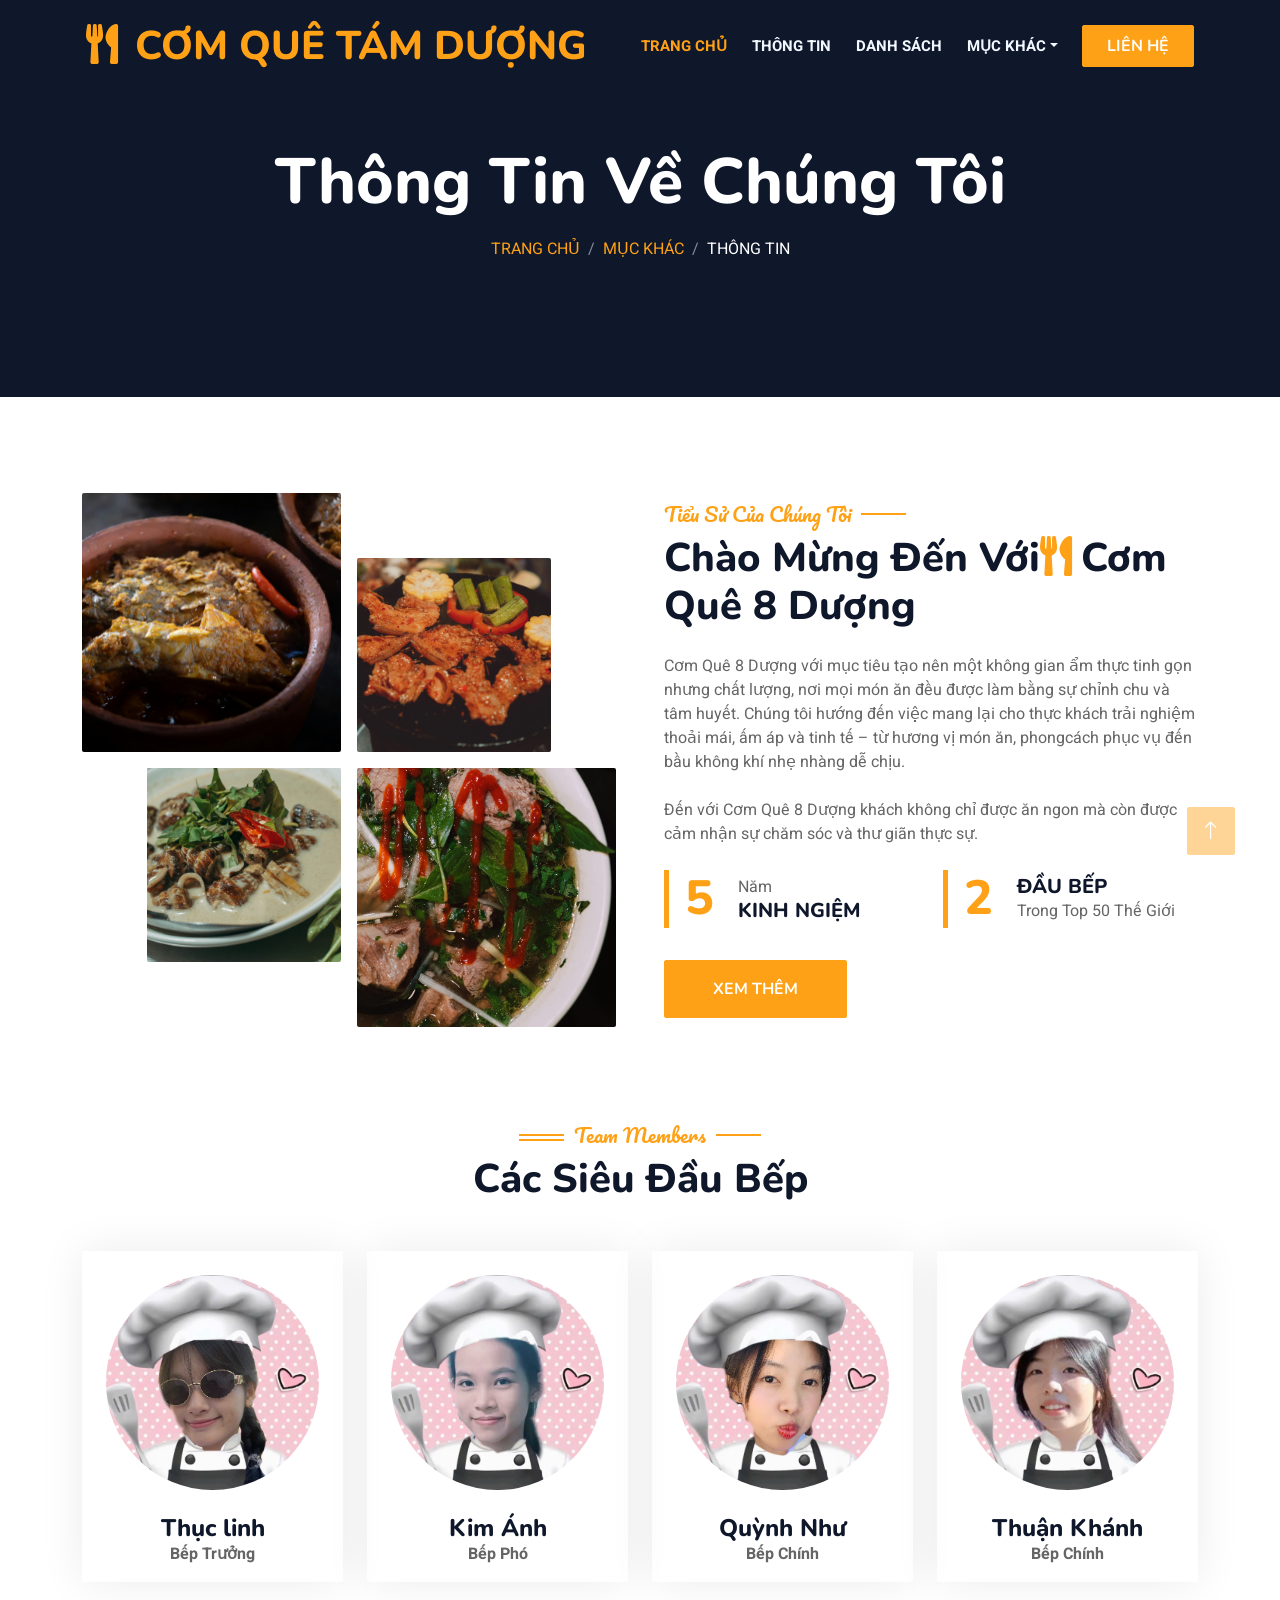
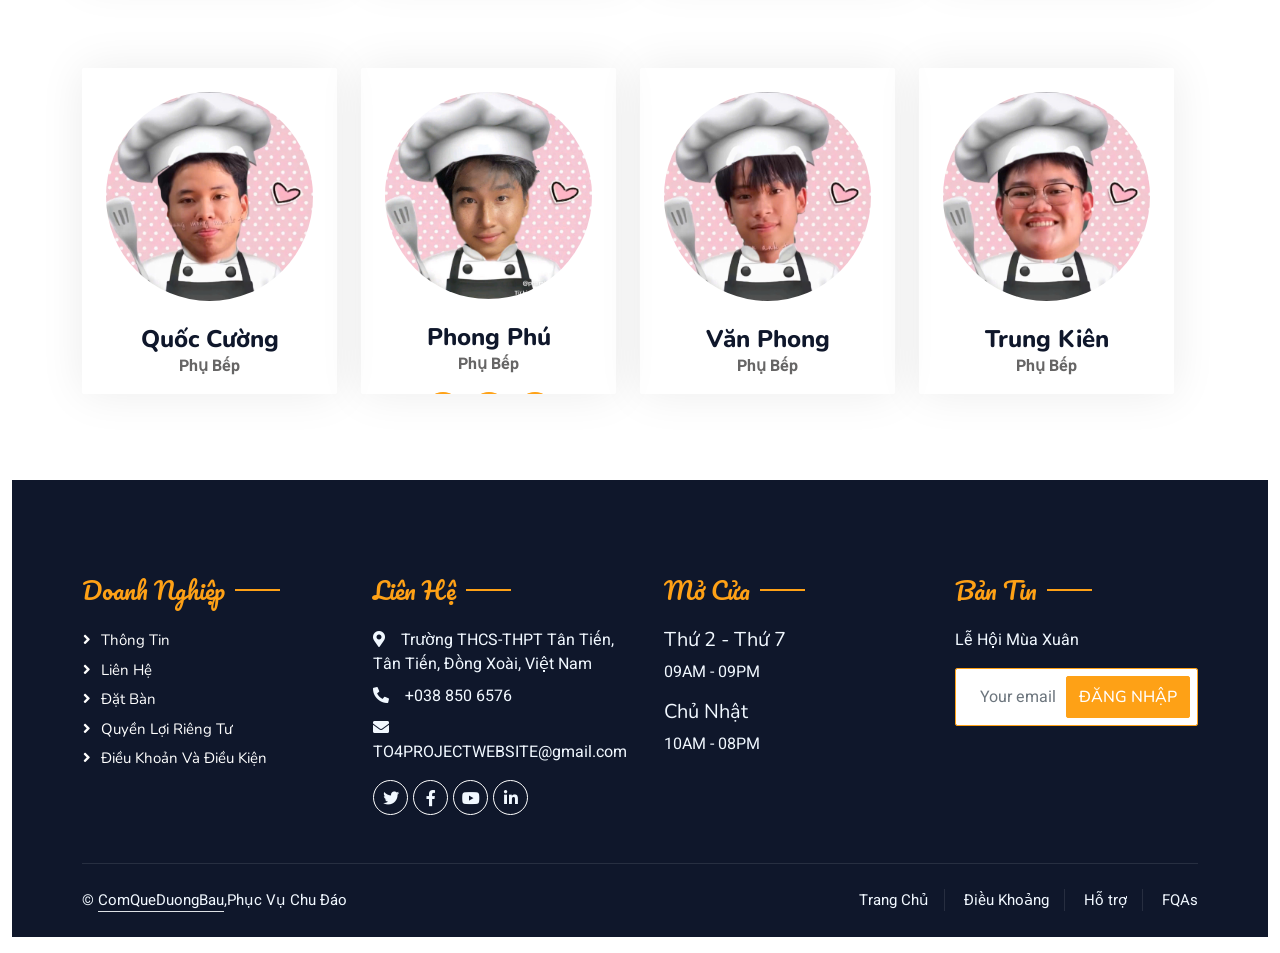
<file: about.html>
<!DOCTYPE html>
<html lang="en">

<head>
    <meta charset="utf-8">
    <title>Taste Review - Hành trình khám phá vị ngon.</title>
    <meta content="width=device-width, initial-scale=1.0" name="viewport">
    <meta content="" name="keywords">
    <meta content="" name="description">

    <!-- Favicon -->
    <link href="img/favicon.ico" rel="icon">

    <!-- Google Web Fonts -->
    <link rel="preconnect" href="https://fonts.googleapis.com">
    <link rel="preconnect" href="https://fonts.gstatic.com" crossorigin>
    <link href="https://fonts.googleapis.com/css2?family=Heebo:wght@400;500;600&family=Nunito:wght@600;700;800&family=Pacifico&display=swap" rel="stylesheet">

    <!-- Icon Font Stylesheet -->
    <link href="https://cdnjs.cloudflare.com/ajax/libs/font-awesome/5.10.0/css/all.min.css" rel="stylesheet">
    <link href="https://cdn.jsdelivr.net/npm/bootstrap-icons@1.4.1/font/bootstrap-icons.css" rel="stylesheet">

    <!-- Libraries Stylesheet -->
    <link href="lib/animate/animate.min.css" rel="stylesheet">
    <link href="lib/tempusdominus/css/tempusdominus-bootstrap-4.min.css" rel="stylesheet" />

    <!-- Customized Bootstrap Stylesheet -->
    <link href="css/bootstrap.min.css" rel="stylesheet">

    <!-- Template Stylesheet -->
    <link href="css/style.css" rel="stylesheet">
</head>

<body>
    <div class="container-fluid bg-white p-0">
        <!-- Spinner Start -->
        <div id="spinner" class="show bg-white position-fixed translate-middle w-100 vh-100 top-50 start-50 d-flex align-items-center justify-content-center">
            <div class="spinner-border text-primary" style="width: 3rem; height: 3rem;" role="status">
                <span class="sr-only">Loading...</span>
            </div>
        </div>
        <!-- Spinner End -->


        <!-- Navbar & Hero Start -->
        <div class="container-fluid p-0">
            <div class="container position-relative p-0">
                <nav class="navbar navbar-expand-lg navbar-dark bg-dark p-3 py-lg-0">
                    <a href="" class="navbar-brand p-0">
                        <h1 class="text-primary m-0"><i class="fa fa-utensils me-3"></i>CƠM QUÊ TÁM DƯỢNG</h1>
                        <!-- <img src="img/logo.png" alt="Logo"> -->
                    </a>
                    <button class="navbar-toggler" type="button" data-bs-toggle="collapse" data-bs-target="#navbarCollapse">
                        <span class="fa fa-bars"></span>
                    </button>
                   <div class="collapse navbar-collapse" id="navbarCollapse">
                        <div class="navbar-nav ms-auto py-0 pe-4">
                            <a href="index.html" class="nav-item nav-link active"><strong>Trang chủ</strong></a>
                            <a href="about.html" class="nav-item nav-link"><strong>Thông tin</strong></a>
                            <a href="menu.html" class="nav-item nav-link"><strong>Danh sách</strong></a>
                            <div class="nav-item dropdown">
                                <a href="#" class="nav-link dropdown-toggle" data-bs-toggle="dropdown"><strong>Mục khác</strong></a>
                                <div class="dropdown-menu m-0">
                                    <a href="booking.html" class="dropdown-item"><strong>ĐẶT BÀN</strong></a>
                                    <a href="team.html" class="dropdown-item"><strong>THÀNH VIÊN</strong></a>
                                </div>
                            </div>
                        </div>
                                <a href="contact.html" class="btn btn-primary py-2 px-4"><strong>LIÊN HỆ</strong></a>
                    </div>
                </nav>
            </div>

            <div class="container-fluid py-5 bg-dark hero-header mb-5">
                <div class="container text-center my-5 pt-5 pb-4">
                    <h1 class="display-3 text-white mb-3 animated slideInDown">Thông Tin Về Chúng Tôi</h1>
                    <nav aria-label="breadcrumb">
                        <ol class="breadcrumb justify-content-center text-uppercase">
                            <li class="breadcrumb-item"><a href="#">Trang chủ</a></li>
                            <li class="breadcrumb-item"><a href="#">Mục Khác</a></li>
                            <li class="breadcrumb-item text-white active" aria-current="page">Thông Tin</li>
                        </ol>
                    </nav>
                </div>
            </div>
        </div>
        <!-- Navbar & Hero End -->


        <!-- About Start -->
        <div class="container-fluid py-5">
            <div class="container">
                <div class="row g-5 align-items-center">
                    <div class="col-lg-6">
                        <div class="row g-3">
                            <div class="col-6 text-start">
                                <img class="img-fluid rounded w-100 wow zoomIn" data-wow-delay="0.1s" src="img/abt-2.jpg">
                            </div>
                            <div class="col-6 text-start">
                                <img class="img-fluid rounded w-75 wow zoomIn" data-wow-delay="0.3s" src="img/abt-3.jpg" style="margin-top: 25%;">
                            </div>
                            <div class="col-6 text-end">
                                <img class="img-fluid rounded w-75 wow zoomIn" data-wow-delay="0.5s" src="img/abt-4.jpg">
                            </div>
                            <div class="col-6 text-end">
                                <img class="img-fluid rounded w-100 wow zoomIn" data-wow-delay="0.7s" src="img/abt-1.jpg">
                            </div>
                        </div>
                    </div>
                    <div class="col-lg-6">
                        <h5 class="section-title ff-secondary text-start text-primary fw-normal">Tiểu Sử Của Chúng Tôi</h5>
                        <h1 class="mb-4">Chào Mừng Đến Với<i class="fa fa-utensils text-primary me-2"></i>Cơm Quê 8 Dượng</h1>
                        <p class="mb-4">Cơm Quê 8 Dượng với mục tiêu tạo nên một không gian ẩm thực tinh gọn nhưng chất lượng, nơi mọi món ăn đều được làm bằng sự chỉnh chu và tâm huyết. Chúng tôi hướng đến việc mang lại cho thực khách trải nghiệm thoải mái, ấm áp và tinh tế – từ hương vị món ăn, phongcách phục vụ đến bầu không khí nhẹ nhàng dễ chịu.</p>
                        <p class="mb-4">Đến với Cơm Quê 8 Dượng khách không chỉ được ăn ngon mà còn được cảm nhận sự chăm sóc và thư giãn thực sự.</p>
                        <div class="row g-4 mb-4">
                            <div class="col-sm-6">
                                <div class="d-flex align-items-center border-start border-5 border-primary px-3">
                                    <h1 class="flex-shrink-0 display-5 text-primary mb-0" data-toggle="counter-up">17</h1>
                                    <div class="ps-4">
                                        <p class="mb-0">Năm</p>
                                        <h5 class="text-uppercase mb-0">Kinh Ngiệm </h5>
                                    </div>
                                </div>
                            </div>
                            <div class="col-sm-6">
                                <div class="d-flex align-items-center border-start border-5 border-primary px-3">
                                    <h1 class="flex-shrink-0 display-5 text-primary mb-0" data-toggle="counter-up">8</h1>
                                    <div class="ps-4">
                                        <h5 class="text-uppercase mb-0">Đầu Bếp</h5>
                                        <p class="mb-0">Trong Top 50 Thế Giới</p>
                                    </div>
                                </div>
                            </div>
                        </div>
                        <a class="btn btn-primary py-3 px-5 mt-2" href=""><strong>Xem Thêm</strong></a>
                    </div>
                </div>
            </div>
        </div>
        <!-- About End -->


        <!-- Team Start -->
                
        <!-- Team Start -->
         <div class="container-fluid pt-5 pb-3">
            <div class="container">
                <div class="text-center wow fadeInUp" data-wow-delay="0.1s">
                    <h5 class="section-title ff-secondary text-center text-primary fw-normal">Team Members</h5>
                    <h1 class="mb-5">Các Siêu Đầu Bếp</h1>
                </div>
        <div class="row g-4">
                    <div class="col-lg-3 col-md-6 wow fadeInUp" data-wow-delay="0.1s">
                        <div class="team-item text-center rounded overflow-hidden">
                            <div class="rounded-circle overflow-hidden m-4">
                                <img class="img-fluid" src="img/team-1.jpg" alt="">
                            </div>
                            <h4 class="mb-0">Thục linh</h4>
                            <strong>Bếp Trưởng</strong>
                            <div class="d-flex justify-content-center mt-3">
                                <a class="btn btn-square btn-primary mx-1" href=""><i class="fab fa-facebook-f"></i></a>
                                <a class="btn btn-square btn-primary mx-1" href=""><i class="fab fa-twitter"></i></a>
                                <a class="btn btn-square btn-primary mx-1" href=""><i class="fab fa-instagram"></i></a>
                            </div>
                        </div>
                    </div>
                    <div class="col-lg-3 col-md-6 wow fadeInUp" data-wow-delay="0.3s">
                        <div class="team-item text-center rounded overflow-hidden">
                            <div class="rounded-circle overflow-hidden m-4">
                                <img class="img-fluid" src="img/team-2.jpg" alt="">
                            </div>
                            <h4 class="mb-0">Kim Ánh</h4>
                            <strong>Bếp Phó</strong>
                            <div class="d-flex justify-content-center mt-3">
                                <a class="btn btn-square btn-primary mx-1" href=""><i class="fab fa-facebook-f"></i></a>
                                <a class="btn btn-square btn-primary mx-1" href=""><i class="fab fa-twitter"></i></a>
                                <a class="btn btn-square btn-primary mx-1" href=""><i class="fab fa-instagram"></i></a>
                            </div>
                        </div>
                    </div>
                    <div class="col-lg-3 col-md-6 wow fadeInUp" data-wow-delay="0.5s">
                        <div class="team-item text-center rounded overflow-hidden">
                            <div class="rounded-circle overflow-hidden m-4">
                                <img class="img-fluid" src="img/team-3.jpg" alt="">
                            </div>
                            <h4 class="mb-0">Quỳnh Như</h4>
                            <strong>Bếp Chính</strong>
                            <div class="d-flex justify-content-center mt-3">
                                <a class="btn btn-square btn-primary mx-1" href=""><i class="fab fa-facebook-f"></i></a>
                                <a class="btn btn-square btn-primary mx-1" href=""><i class="fab fa-twitter"></i></a>
                                <a class="btn btn-square btn-primary mx-1" href=""><i class="fab fa-instagram"></i></a>
                            </div>
                        </div>
                    </div>
                    <div class="col-lg-3 col-md-6 wow fadeInUp" data-wow-delay="0.7s">
                        <div class="team-item text-center rounded overflow-hidden">
                            <div class="rounded-circle overflow-hidden m-4">
                                <img class="img-fluid" src="img/team-4.jpg" alt="">
                            </div>
                            <h4 class="mb-0">Thuận Khánh</h4>
                            <strong>Bếp Chính</strong>
                            <div class="d-flex justify-content-center mt-3">
                                <a class="btn btn-square btn-primary mx-1" href=""><i class="fab fa-facebook-f"></i></a>
                                <a class="btn btn-square btn-primary mx-1" href=""><i class="fab fa-twitter"></i></a>
                                <a class="btn btn-square btn-primary mx-1" href=""><i class="fab fa-instagram"></i></a>
                            </div>
                        </div>
                    </div>
                    
                <div class="row g-4">
                    <div class="col-lg-3 col-md-6 wow fadeInUp" data-wow-delay="0.1s">
                        <div class="team-item text-center rounded overflow-hidden">
                            <div class="rounded-circle overflow-hidden m-4">
                                <img class="img-fluid" src="img/team-5.jpg" alt="">
                            </div>
                            <h4 class="mb-0">Quốc Cường</h4>
                            <strong>Phụ Bếp</strong>
                            <div class="d-flex justify-content-center mt-3">
                                <a class="btn btn-square btn-primary mx-1" href=""><i class="fab fa-facebook-f"></i></a>
                                <a class="btn btn-square btn-primary mx-1" href=""><i class="fab fa-twitter"></i></a>
                                <a class="btn btn-square btn-primary mx-1" href=""><i class="fab fa-instagram"></i></a>
                            </div>
                        </div>
                    </div>
                    <div class="col-lg-3 col-md-6 wow fadeInUp" data-wow-delay="0.3s">
                        <div class="team-item text-center rounded overflow-hidden">
                            <div class="rounded-circle overflow-hidden m-4">
                                <img class="img-fluid" src="img/team-6.jpg" alt="">
                            </div>
                            <h4 class="mb-0">Phong Phú</h4>
                            <strong>Phụ Bếp</strong>
                            <div class="d-flex justify-content-center mt-3">
                                <a class="btn btn-square btn-primary mx-1" href=""><i class="fab fa-facebook-f"></i></a>
                                <a class="btn btn-square btn-primary mx-1" href=""><i class="fab fa-twitter"></i></a>
                                <a class="btn btn-square btn-primary mx-1" href=""><i class="fab fa-instagram"></i></a>
                            </div>
                        </div>
                    </div>
                    <div class="col-lg-3 col-md-6 wow fadeInUp" data-wow-delay="0.5s">
                        <div class="team-item text-center rounded overflow-hidden">
                            <div class="rounded-circle overflow-hidden m-4">
                                <img class="img-fluid" src="img/team-7.jpg" alt="">
                            </div>
                            <h4 class="mb-0">Văn Phong</h4>
                            <strong>Phụ Bếp</strong>
                            <div class="d-flex justify-content-center mt-3">
                                <a class="btn btn-square btn-primary mx-1" href=""><i class="fab fa-facebook-f"></i></a>
                                <a class="btn btn-square btn-primary mx-1" href=""><i class="fab fa-twitter"></i></a>
                                <a class="btn btn-square btn-primary mx-1" href=""><i class="fab fa-instagram"></i></a>
                            </div>
                        </div>
                    </div>
                    <div class="col-lg-3 col-md-6 wow fadeInUp" data-wow-delay="0.7s">
                        <div class="team-item text-center rounded overflow-hidden">
                            <div class="rounded-circle overflow-hidden m-4">
                                <img class="img-fluid" src="img/team-8.jpg" alt="">
                            </div>
                            <h4 class="mb-0">Trung Kiên</h4>
                            <strong>Phụ Bếp</strong>
                            <div class="d-flex justify-content-center mt-3">
                                <a class="btn btn-square btn-primary mx-1" href=""><i class="fab fa-facebook-f"></i></a>
                                <a class="btn btn-square btn-primary mx-1" href=""><i class="fab fa-twitter"></i></a>
                                <a class="btn btn-square btn-primary mx-1" href=""><i class="fab fa-instagram"></i></a>
                            </div>
                        </div>
                    </div>
                </div>
            </div>
        </div>
        <!-- Team End -->
        

        <!-- Footer Start -->
        <div class="container-fluid bg-dark text-light footer pt-5 mt-5 wow fadeIn" data-wow-delay="0.1s">
            <div class="container py-5">
                <div class="row g-5">
                    <div class="col-lg-3 col-md-6">
                        <h4 class="section-title ff-secondary text-start text-primary fw-normal mb-4">Doanh Nghiệp</h4>
                        <a class="btn btn-link" href="">Thông Tin</a>
                        <a class="btn btn-link" href="">Liên Hệ</a>
                        <a class="btn btn-link" href="">Đặt Bàn</a>
                        <a class="btn btn-link" href="">Quyền lợi riêng tư</a>
                        <a class="btn btn-link" href="">Điều Khoản và Điều Kiện</a>
                    </div>
                    <div class="col-lg-3 col-md-6">
                        <h4 class="section-title ff-secondary text-start text-primary fw-normal mb-4">Liên Hệ</h4>
                        <p class="mb-2"><i class="fa fa-map-marker-alt me-3"></i>Trường THCS-THPT Tân Tiến, Tân Tiến, Đồng Xoài, Việt Nam</p>
                        <p class="mb-2"><i class="fa fa-phone-alt me-3"></i>+038 850 6576</p>
                        <p class="mb-2"><i class="fa fa-envelope me-3"></i>TO4PROJECTWEBSITE@gmail.com</p>
                        <div class="d-flex pt-2">
                            <a class="btn btn-outline-light btn-social" href=""><i class="fab fa-twitter"></i></a>
                            <a class="btn btn-outline-light btn-social" href=""><i class="fab fa-facebook-f"></i></a>
                            <a class="btn btn-outline-light btn-social" href=""><i class="fab fa-youtube"></i></a>
                            <a class="btn btn-outline-light btn-social" href=""><i class="fab fa-linkedin-in"></i></a>
                        </div>
                    </div>
                    <div class="col-lg-3 col-md-6">
                        <h4 class="section-title ff-secondary text-start text-primary fw-normal mb-4">Mở Cửa</h4>
                        <h5 class="text-light fw-normal">Thứ 2 - Thứ 7</h5>
                        <p>09AM - 09PM</p>
                        <h5 class="text-light fw-normal">Chủ Nhật </h5>
                        <p>10AM - 08PM</p>
                    </div>
                    <div class="col-lg-3 col-md-6">
                        <h4 class="section-title ff-secondary text-start text-primary fw-normal mb-4">Bản Tin</h4>
                        <p>Lễ Hội Mùa Xuân</p>
                        <div class="position-relative mx-auto" style="max-width: 400px;">
                            <input class="form-control border-primary w-100 py-3 ps-4 pe-5" type="text" placeholder="Your email">
                            <button type="button" class="btn btn-primary py-2 position-absolute top-0 end-0 mt-2 me-2">Đăng Nhập</button>
                        </div>
                    </div>
                </div>
            </div>
            <div class="container">
                <div class="copyright">
                    <div class="row">
                        <div class="col-md-6 text-center text-md-start mb-3 mb-md-0">
                            &copy; <a class="border-bottom" href="#">ComQueDuongBau</a>,Phục Vụ Chu Đáo 
                          </div>
                        <div class="col-md-6 text-center text-md-end">
                            <div class="footer-menu">
                                <a href="">Trang Chủ</a>
                                <a href="">Điều Khoảng</a>
                                <a href="">Hỗ trợ</a>
                                <a href="">FQAs</a>
                            </div>
                        </div>
                    </div>
                </div>
            </div>
        </div>
        <!-- Footer End -->



        <!-- Back to Top -->
        <a href="#" class="btn btn-lg btn-primary btn-lg-square back-to-top"><i class="bi bi-arrow-up"></i></a>
    </div>

    <!-- JavaScript Libraries -->
    <script src="https://code.jquery.com/jquery-3.4.1.min.js"></script>
    <script src="https://cdn.jsdelivr.net/npm/bootstrap@5.0.0/dist/js/bootstrap.bundle.min.js"></script>
    <script src="lib/wow/wow.min.js"></script>
    <script src="lib/easing/easing.min.js"></script>
    <script src="lib/waypoints/waypoints.min.js"></script>
    <script src="lib/counterup/counterup.min.js"></script>
    <script src="lib/tempusdominus/js/moment.min.js"></script>
    <script src="lib/tempusdominus/js/moment-timezone.min.js"></script>
    <script src="lib/tempusdominus/js/tempusdominus-bootstrap-4.min.js"></script>

    <!-- Template Javascript -->
    <script src="js/main.js"></script>
</body>

</html>
</file>
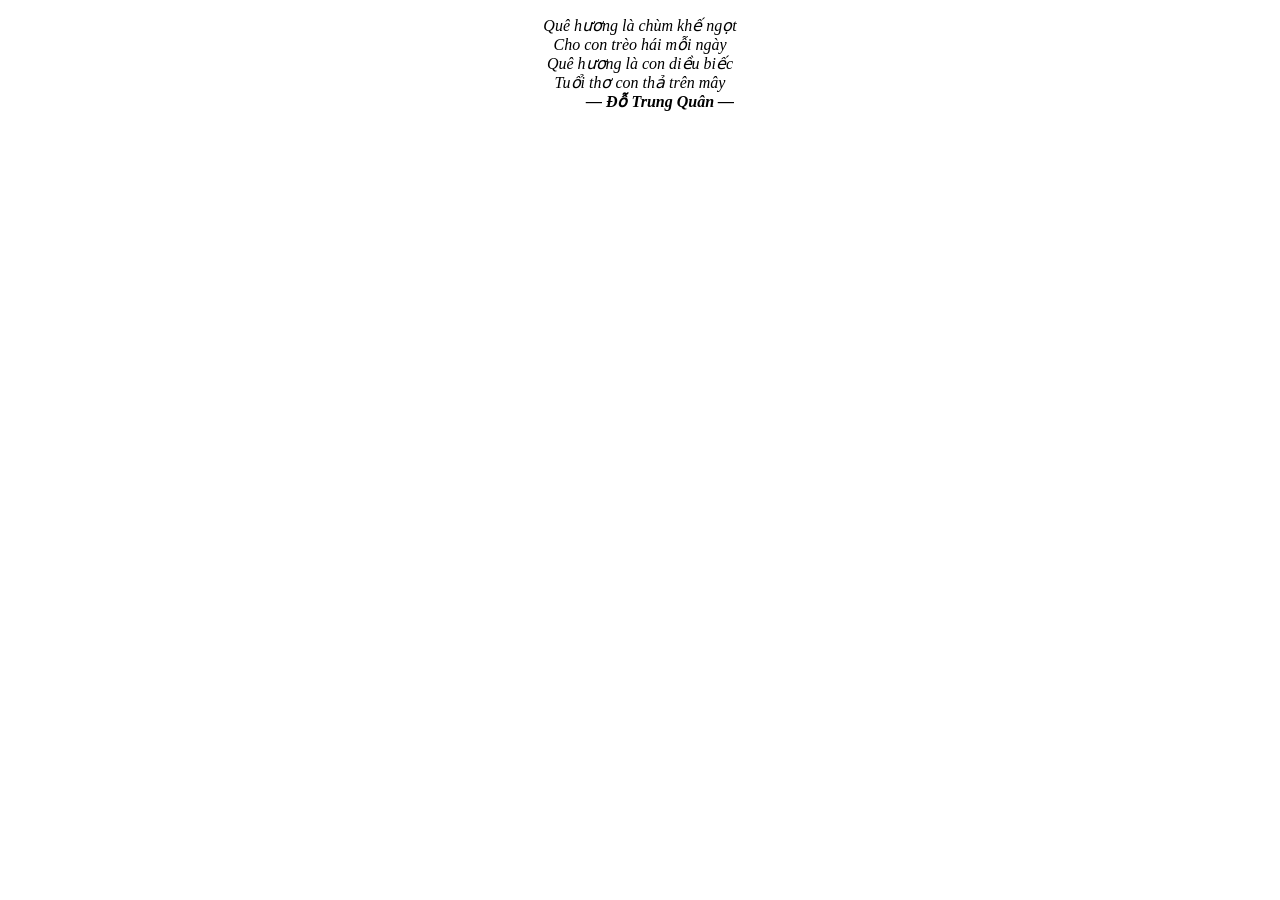
<file: bitch.html>
<!DOCTYPE html>
<html>
<head>
	<meta charset="utf-8">
	<meta name="viewport" content="width=device-width, initial-scale=1">
	<title>Món fav</title>
</head>
<body>
	<p style="text-align:center; font-style: italic;">
	 Quê hương là chùm khế ngọt<br>
	  Cho con trèo hái mỗi ngày<br>
	   Quê hương là con diều biếc<br>
	    Tuổi thơ con thả trên mây<br>
	     <strong style="display:block; margin-left:40px ;">— Đỗ Trung Quân —</strong>
	   </p> 
</body>
</html>
</file>
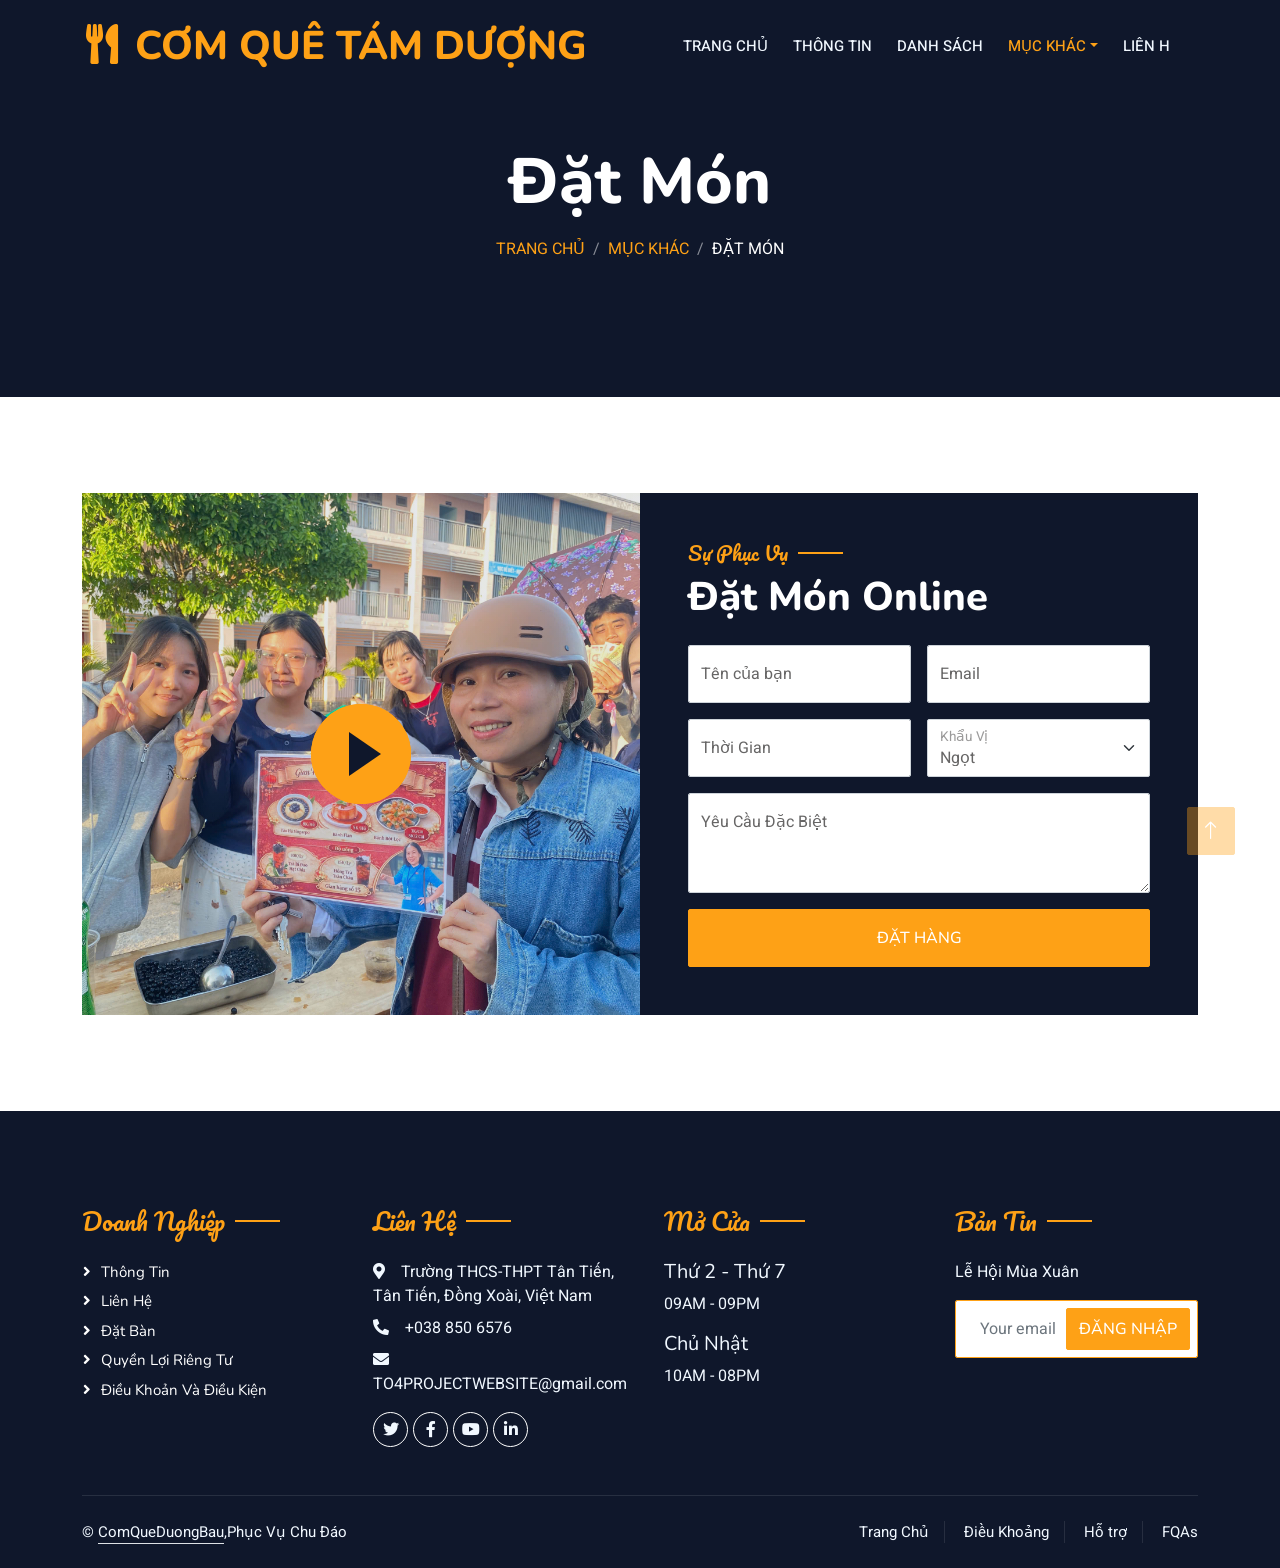
<file: booking.html>
<!DOCTYPE html>
<html lang="en">

<head>
    <meta charset="utf-8">
    <title>Restoran - Bootstrap Restaurant Template</title>
    <meta content="width=device-width, initial-scale=1.0" name="viewport">
    <meta content="" name="keywords">
    <meta content="" name="description">

    <!-- Favicon -->
    <link href="img/favicon.ico" rel="icon">

    <!-- Google Web Fonts -->
    <link rel="preconnect" href="https://fonts.googleapis.com">
    <link rel="preconnect" href="https://fonts.gstatic.com" crossorigin>
    <link href="https://fonts.googleapis.com/css2?family=Heebo:wght@400;500;600&family=Nunito:wght@600;700;800&family=Pacifico&display=swap" rel="stylesheet">

    <!-- Icon Font Stylesheet -->
    <link href="https://cdnjs.cloudflare.com/ajax/libs/font-awesome/5.10.0/css/all.min.css" rel="stylesheet">
    <link href="https://cdn.jsdelivr.net/npm/bootstrap-icons@1.4.1/font/bootstrap-icons.css" rel="stylesheet">

    <!-- Libraries Stylesheet -->
    <link href="lib/animate/animate.min.css" rel="stylesheet">
    <link href="lib/tempusdominus/css/tempusdominus-bootstrap-4.min.css" rel="stylesheet" />

    <!-- Customized Bootstrap Stylesheet -->
    <link href="css/bootstrap.min.css" rel="stylesheet">

    <!-- Template Stylesheet -->
    <link href="css/style.css" rel="stylesheet">
</head>

<body>
    <div class="container-fluid bg-white p-0">
        <!-- Spinner Start -->
        <div id="spinner" class="show bg-white position-fixed translate-middle w-100 vh-100 top-50 start-50 d-flex align-items-center justify-content-center">
            <div class="spinner-border text-primary" style="width: 3rem; height: 3rem;" role="status">
                <span class="sr-only">Loading...</span>
            </div>
        </div>
        <!-- Spinner End -->


        <!-- Navbar & Hero Start -->
        <div class="container-fluid p-0">
            <div class="container position-relative p-0">
                <nav class="navbar navbar-expand-lg navbar-dark bg-dark p-3 py-lg-0">
                    <a href="" class="navbar-brand p-0">
                        <h1 class="text-primary m-0"><i class="fa fa-utensils me-3"></i>CƠM QUÊ TÁM DƯỢNG</h1>
                        <!-- <img src="img/logo.png" alt="Logo"> -->
                    </a>
                    <button class="navbar-toggler" type="button" data-bs-toggle="collapse" data-bs-target="#navbarCollapse">
                        <span class="fa fa-bars"></span>
                    </button>
                    <div class="collapse navbar-collapse" id="navbarCollapse">
                        <div class="navbar-nav ms-auto py-0 pe-4">
                            <a href="index.html" class="nav-item nav-link">Trang Chủ</a>
                            <a href="about.html" class="nav-item nav-link">Thông Tin</a>
                            <a href="menu.html" class="nav-item nav-link">Danh Sách</a>
                            <div class="nav-item dropdown">
                                <a href="#" class="nav-link dropdown-toggle active" data-bs-toggle="dropdown">Mục Khác</a>
                                <div class="dropdown-menu m-0">
                                    <a href="booking.html" class="dropdown-item active">Đặt Món</a>
                                    <a href="team.html" class="dropdown-item">Thành Viên</a>
                                </div>
                            </div>
                            <a href="contact.html" class="nav-item nav-link">Liên H</a>
                        </div>
                       
                    </div>
                </nav>
            </div>

            <div class="container-fluid py-5 bg-dark hero-header mb-5">
                <div class="container text-center my-5 pt-5 pb-4">
                    <h1 class="display-3 text-white mb-3 animated slideInDown">Đặt Món</h1>
                    <nav aria-label="breadcrumb">
                        <ol class="breadcrumb justify-content-center text-uppercase">
                            <li class="breadcrumb-item"><a href="#">Trang Chủ</a></li>
                            <li class="breadcrumb-item"><a href="#">Mục Khác</a></li>
                            <li class="breadcrumb-item text-white active" aria-current="page">Đặt Món</li>
                        </ol>
                    </nav>
                </div>
            </div>
        </div>
        <!-- Navbar & Hero End -->


        <!-- Reservation Start -->
        <div class="container-fluid py-5 wow fadeInUp" data-wow-delay="0.1s">
            <div class="container">
                <div class="row g-0">
                    <div class="col-md-6">
                        <div class="video">
                            <button type="button" class="btn-play" data-bs-toggle="modal" data-src="https://www.youtube.com/watch?v=RPITC6rmSDE" data-bs-target="#videoModal">
                                <span></span>
                            </button>
                        </div>
                    </div>
                    <div class="col-md-6 bg-dark d-flex align-items-center">
                        <div class="p-5 wow fadeInUp" data-wow-delay="0.2s">
                            <h5 class="section-title ff-secondary text-start text-primary fw-normal">Sự Phục Vụ</h5>
                            <h1 class="text-white mb-4">Đặt Món Online</h1>
                            <form>
                                <div class="row g-3">
                                    <div class="col-md-6">
                                        <div class="form-floating">
                                            <input type="text" class="form-control" id="name" placeholder="Your Name">
                                            <label for="name">Tên của bạn</label>
                                        </div>
                                    </div>
                                    <div class="col-md-6">
                                        <div class="form-floating">
                                            <input type="email" class="form-control" id="email" placeholder="Your Email">
                                            <label for="email">Email</label>
                                        </div>
                                    </div>
                                    <div class="col-md-6">
                                        <div class="form-floating date" id="date3" data-target-input="nearest">
                                            <input type="text" class="form-control datetimepicker-input" id="datetime" placeholder="Date & Time" data-target="#date3" data-toggle="datetimepicker" />
                                            <label for="datetime">Thời Gian</label>
                                        </div>
                                    </div>
                                    <div class="col-md-6">
                                        <div class="form-floating">
                                            <select class="form-select" id="select1">
                                            <option value="1">Ngọt</option>
                                            <option value="2">Vừa</option>
                                            <option value="3">Đậm Đà</option>
                                            </select>
                                            <label for="select1">Khẩu Vị</label>
                                        </div>
                                    </div>
                                    <div class="col-12">
                                        <div class="form-floating">
                                            <textarea class="form-control" placeholder="Special Request" id="message" style="height: 100px"></textarea>
                                            <label for="message">Yêu Cầu Đặc Biệt</label>
                                        </div>
                                    </div>
                                    <div class="col-12">
                                        <button class="btn btn-primary w-100 py-3" type="submit">Đặt Hàng</button>
                                    </div>
                                </div>
                            </form>
                        </div>
                    </div>
                </div>
            </div>
        </div>

        <div class="modal fade" id="videoModal" tabindex="-1" aria-labelledby="exampleModalLabel" aria-hidden="true">
            <div class="modal-dialog">
                <div class="modal-content rounded-0">
                    <div class="modal-header">
                        <h5 class="modal-title" id="exampleModalLabel">Youtube Viden</h5>
                        <button type="button" class="btn-close" data-bs-dismiss="modal" aria-label="Close"></button>
                    </div>
                    <div class="modal-body">
                        <!-- 16:9 aspect ratio -->
                        <div class="ratio ratio-16x9">
                            <iframe class="embed-responsive-item" src="" id="video" allowfullscreen allowscriptaccess="always"
                                allow="autoplay"></iframe>
                        </div>
                    </div>
                </div>
            </div>
        </div>
        <!-- Reservation Start -->
        

        <!-- Footer Start -->
        <div class="container-fluid bg-dark text-light footer pt-5 mt-5 wow fadeIn" data-wow-delay="0.1s">
            <div class="container py-5">
                <div class="row g-5">
                    <div class="col-lg-3 col-md-6">
                        <h4 class="section-title ff-secondary text-start text-primary fw-normal mb-4">Doanh Nghiệp</h4>
                        <a class="btn btn-link" href="">Thông Tin</a>
                        <a class="btn btn-link" href="">Liên Hệ</a>
                        <a class="btn btn-link" href="">Đặt Bàn</a>
                        <a class="btn btn-link" href="">Quyền lợi riêng tư</a>
                        <a class="btn btn-link" href="">Điều Khoản và Điều Kiện</a>
                    </div>
                    <div class="col-lg-3 col-md-6">
                        <h4 class="section-title ff-secondary text-start text-primary fw-normal mb-4">Liên Hệ</h4>
                        <p class="mb-2"><i class="fa fa-map-marker-alt me-3"></i>Trường THCS-THPT Tân Tiến, Tân Tiến, Đồng Xoài, Việt Nam</p>
                        <p class="mb-2"><i class="fa fa-phone-alt me-3"></i>+038 850 6576</p>
                        <p class="mb-2"><i class="fa fa-envelope me-3"></i>TO4PROJECTWEBSITE@gmail.com</p>
                        <div class="d-flex pt-2">
                            <a class="btn btn-outline-light btn-social" href=""><i class="fab fa-twitter"></i></a>
                            <a class="btn btn-outline-light btn-social" href=""><i class="fab fa-facebook-f"></i></a>
                            <a class="btn btn-outline-light btn-social" href=""><i class="fab fa-youtube"></i></a>
                            <a class="btn btn-outline-light btn-social" href=""><i class="fab fa-linkedin-in"></i></a>
                        </div>
                    </div>
                    <div class="col-lg-3 col-md-6">
                        <h4 class="section-title ff-secondary text-start text-primary fw-normal mb-4">Mở Cửa</h4>
                        <h5 class="text-light fw-normal">Thứ 2 - Thứ 7</h5>
                        <p>09AM - 09PM</p>
                        <h5 class="text-light fw-normal">Chủ Nhật </h5>
                        <p>10AM - 08PM</p>
                    </div>
                    <div class="col-lg-3 col-md-6">
                        <h4 class="section-title ff-secondary text-start text-primary fw-normal mb-4">Bản Tin</h4>
                        <p>Lễ Hội Mùa Xuân</p>
                        <div class="position-relative mx-auto" style="max-width: 400px;">
                            <input class="form-control border-primary w-100 py-3 ps-4 pe-5" type="text" placeholder="Your email">
                            <button type="button" class="btn btn-primary py-2 position-absolute top-0 end-0 mt-2 me-2">Đăng Nhập</button>
                        </div>
                    </div>
                </div>
            </div>
            <div class="container">
                <div class="copyright">
                    <div class="row">
                        <div class="col-md-6 text-center text-md-start mb-3 mb-md-0">
                            &copy; <a class="border-bottom" href="#">ComQueDuongBau</a>,Phục Vụ Chu Đáo 
                          </div>
                        <div class="col-md-6 text-center text-md-end">
                            <div class="footer-menu">
                                <a href="">Trang Chủ</a>
                                <a href="">Điều Khoảng</a>
                                <a href="">Hỗ trợ</a>
                                <a href="">FQAs</a>
                            </div>
                        </div>
                    </div>
                </div>
            </div>
        </div>
        <!-- Footer End -->


        <!-- Back to Top -->
        <a href="#" class="btn btn-lg btn-primary btn-lg-square back-to-top"><i class="bi bi-arrow-up"></i></a>
    </div>

    <!-- JavaScript Libraries -->
    <script src="https://code.jquery.com/jquery-3.4.1.min.js"></script>
    <script src="https://cdn.jsdelivr.net/npm/bootstrap@5.0.0/dist/js/bootstrap.bundle.min.js"></script>
    <script src="lib/wow/wow.min.js"></script>
    <script src="lib/easing/easing.min.js"></script>
    <script src="lib/waypoints/waypoints.min.js"></script>
    <script src="lib/counterup/counterup.min.js"></script>
    <script src="lib/tempusdominus/js/moment.min.js"></script>
    <script src="lib/tempusdominus/js/moment-timezone.min.js"></script>
    <script src="lib/tempusdominus/js/tempusdominus-bootstrap-4.min.js"></script>

    <!-- Template Javascript -->
    <script src="js/main.js"></script>
</body>

</html>
</file>
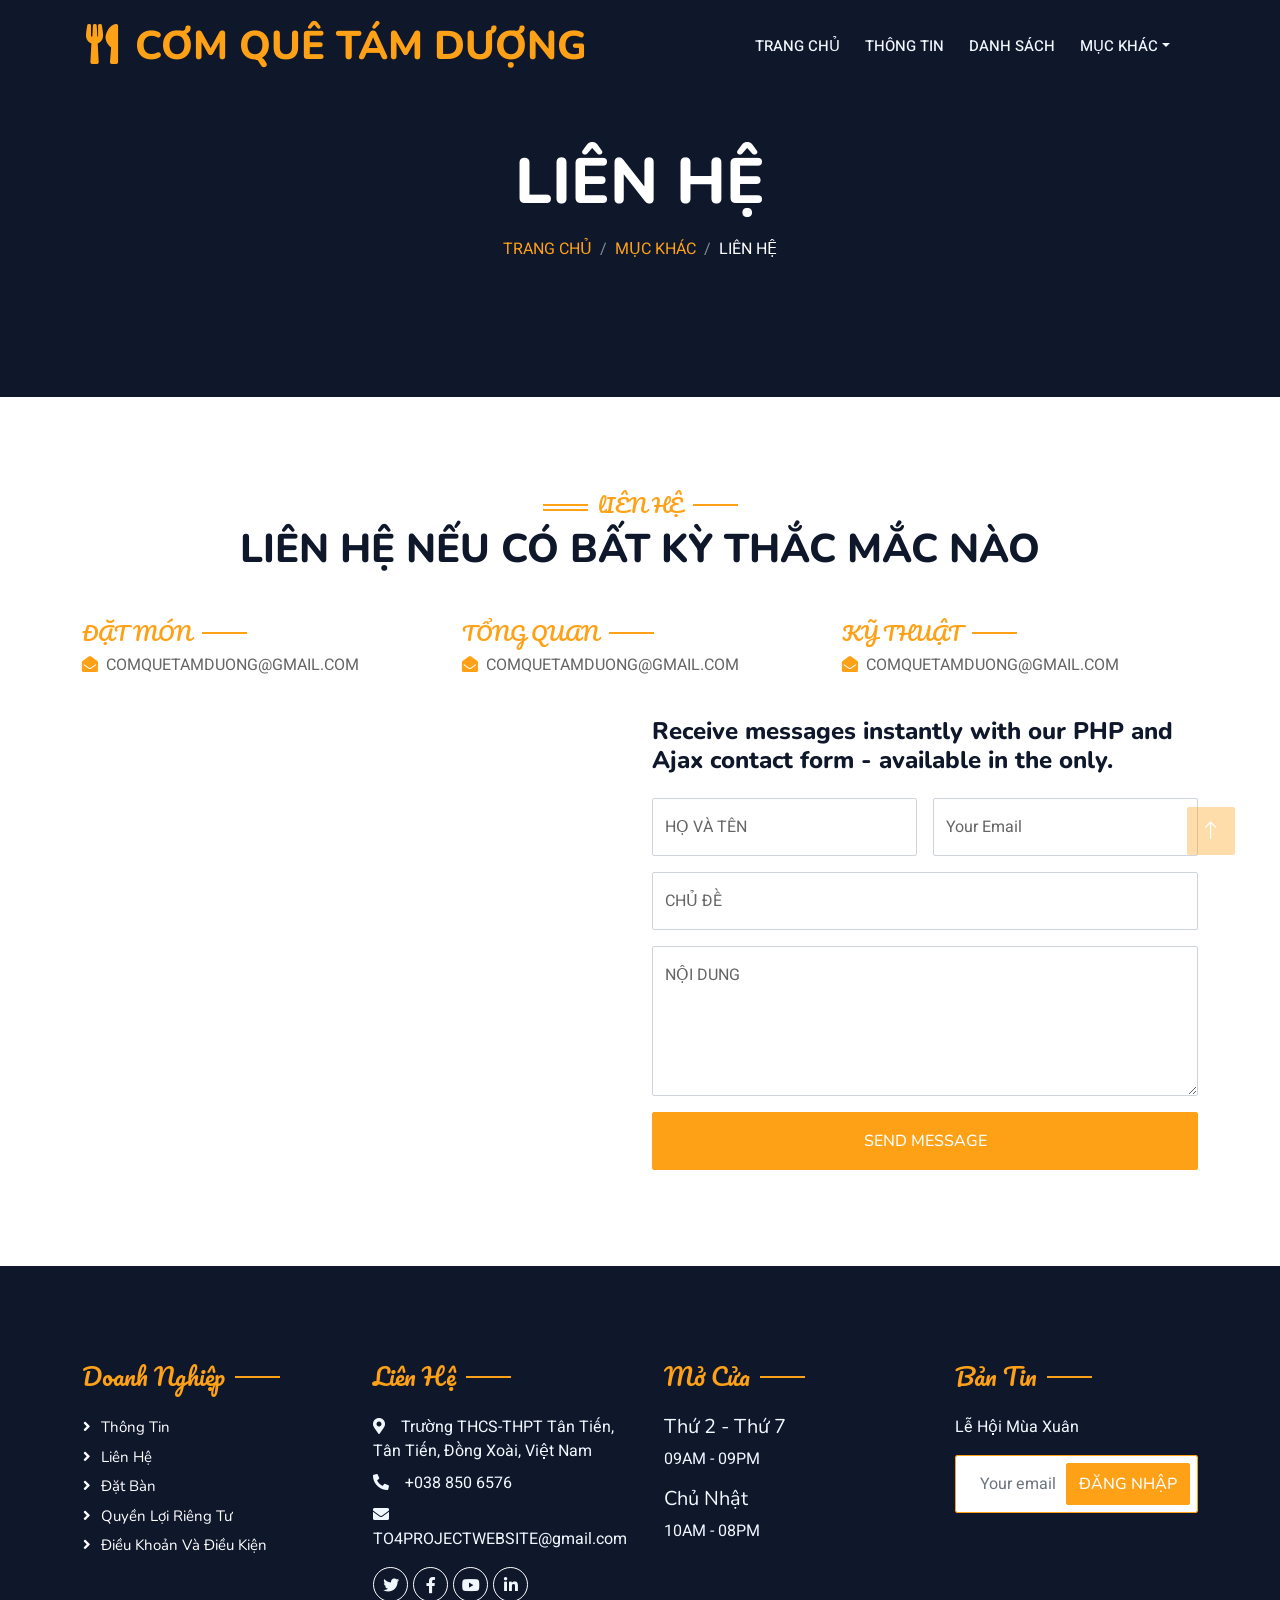
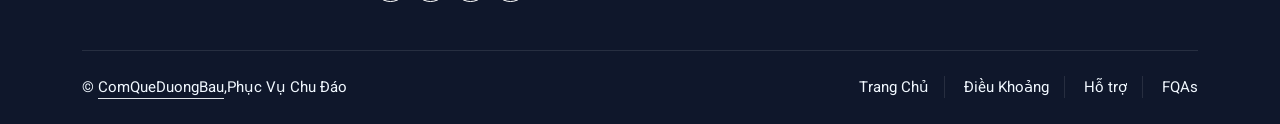
<file: contact.html>
<!DOCTYPE html>
<html lang="en">

<head>
    <meta charset="utf-8">
    <title>CƠM QUÊ TÁM DƯỢNG</title>
    <meta content="width=device-width, initial-scale=1.0" name="viewport">
    <meta content="" name="keywords">
    <meta content="" name="description">

    <!-- Favicon -->
    <link href="img/favicon.ico" rel="icon">

    <!-- Google Web Fonts -->
    <link rel="preconnect" href="https://fonts.googleapis.com">
    <link rel="preconnect" href="https://fonts.gstatic.com" crossorigin>
    <link href="https://fonts.googleapis.com/css2?family=Heebo:wght@400;500;600&family=Nunito:wght@600;700;800&family=Pacifico&display=swap" rel="stylesheet">

    <!-- Icon Font Stylesheet -->
    <link href="https://cdnjs.cloudflare.com/ajax/libs/font-awesome/5.10.0/css/all.min.css" rel="stylesheet">
    <link href="https://cdn.jsdelivr.net/npm/bootstrap-icons@1.4.1/font/bootstrap-icons.css" rel="stylesheet">

    <!-- Libraries Stylesheet -->
    <link href="lib/animate/animate.min.css" rel="stylesheet">
    <link href="lib/tempusdominus/css/tempusdominus-bootstrap-4.min.css" rel="stylesheet" />

    <!-- Customized Bootstrap Stylesheet -->
    <link href="css/bootstrap.min.css" rel="stylesheet">

    <!-- Template Stylesheet -->
    <link href="css/style.css" rel="stylesheet">
</head>

<body>
    <div class="container-fluid bg-white p-0">
        <!-- Spinner Start -->
        <div id="spinner" class="show bg-white position-fixed translate-middle w-100 vh-100 top-50 start-50 d-flex align-items-center justify-content-center">
            <div class="spinner-border text-primary" style="width: 3rem; height: 3rem;" role="status">
                <span class="sr-only">Loading...</span>
            </div>
        </div>
        <!-- Spinner End -->


        <!-- Navbar & Hero Start -->
        <div class="container-fluid p-0">
            <div class="container position-relative p-0">
                <nav class="navbar navbar-expand-lg navbar-dark bg-dark p-3 py-lg-0">
                    <a href="" class="navbar-brand p-0">
                        <h1 class="text-primary m-0"><i class="fa fa-utensils me-3"></i>CƠM QUÊ TÁM DƯỢNG</h1>
                        <!-- <img src="img/logo.png" alt="Logo"> -->
                    </a>
                    <button class="navbar-toggler" type="button" data-bs-toggle="collapse" data-bs-target="#navbarCollapse">
                        <span class="fa fa-bars"></span>
                    </button>
                    <div class="collapse navbar-collapse" id="navbarCollapse">
                        <div class="navbar-nav ms-auto py-0 pe-4">
                            <a href="index.html" class="nav-item nav-link">TRANG CHỦ</a>
                            <a href="about.html" class="nav-item nav-link">THÔNG TIN</a>
                            <a href="menu.html" class="nav-item nav-link">DANH SÁCH</a>
                            <div class="nav-item dropdown">
                                <a href="#" class="nav-link dropdown-toggle" data-bs-toggle="dropdown">MỤC KHÁC</a>
                                <div class="dropdown-menu m-0">
                                    <a href="booking.html" class="dropdown-item">ĐẶT MÓN</a>
                                    <a href="team.html" class="dropdown-item">THÀNH VIÊN</a>
                                </div>
                              </div>
                            </div>
                        
                               
                    </div>
                </nav>
            </div>

            <div class="container-fluid py-5 bg-dark hero-header mb-5">
                <div class="container text-center my-5 pt-5 pb-4">
                    <h1 class="display-3 text-white mb-3 animated slideInDown">LIÊN HỆ</h1>
                    <nav aria-label="breadcrumb">
                        <ol class="breadcrumb justify-content-center text-uppercase">
                            <li class="breadcrumb-item"><a href="#">TRANG CHỦ</a></li>
                            <li class="breadcrumb-item"><a href="#">MỤC KHÁC</a></li>
                            <li class="breadcrumb-item text-white active" aria-current="page">LIÊN HỆ</li>
                        </ol>
                    </nav>
                </div>
            </div>
        </div>
        <!-- Navbar & Hero End -->


        <!-- Contact Start -->
        <div class="container-fluid py-5">
            <div class="container">
                <div class="text-center wow fadeInUp" data-wow-delay="0.1s">
                    <h5 class="section-title ff-secondary text-center text-primary fw-normal">lIÊN HỆ</h5>
                    <h1 class="mb-5">LIÊN HỆ NẾU CÓ BẤT KỲ THẮC MẮC NÀO</h1>
                </div>
                <div class="row g-4">
                    <div class="col-12">
                        <div class="row gy-4">
                            <div class="col-md-4">
                                <h5 class="section-title ff-secondary fw-normal text-start text-primary">ĐẶT MÓN</h5>
                                <p><i class="fa fa-envelope-open text-primary me-2"></i>COMQUETAMDUONG@GMAIL.COM</p>
                            </div>
                            <div class="col-md-4">
                                <h5 class="section-title ff-secondary fw-normal text-start text-primary">TỔNG QUAN</h5>
                                <p><i class="fa fa-envelope-open text-primary me-2"></i>COMQUETAMDUONG@GMAIL.COM</p>
                            </div>
                            <div class="col-md-4">
                                <h5 class="section-title ff-secondary fw-normal text-start text-primary">KỸ THUẬT</h5>
                                <p><i class="fa fa-envelope-open text-primary me-2"></i>COMQUETAMDUONG@GMAIL.COM</p>
                            </div>
                        </div>
                    </div>
                    <div class="col-md-6 wow fadeIn" data-wow-delay="0.1s">
                        <iframe class="position-relative rounded w-100 h-100"
                            src="https://www.google.com/maps/embed?pb=!1m18!1m12!1m3!1d3001156.4288297426!2d-78.01371936852176!3d42.72876761954724!2m3!1f0!2f0!3f0!3m2!1i1024!2i768!4f13.1!3m3!1m2!1s0x4ccc4bf0f123a5a9%3A0xddcfc6c1de189567!2sNew%20York%2C%20USA!5e0!3m2!1sen!2sbd!4v1603794290143!5m2!1sen!2sbd"
                            frameborder="0" style="min-height: 350px; border:0;" allowfullscreen="" aria-hidden="false"
                            tabindex="0"></iframe>
                    </div>
                    <div class="col-md-6">
                        <div class="wow fadeInUp" data-wow-delay="0.2s">
                            <h4 class="mb-4">Receive messages instantly with our PHP and Ajax contact form - available in the  only.</h4>
                            <form>
                                <div class="row g-3">
                                    <div class="col-md-6">
                                        <div class="form-floating">
                                            <input type="text" class="form-control" id="name" placeholder="Your Name">
                                            <label for="name">HỌ VÀ TÊN</label>
                                        </div>
                                    </div>
                                    <div class="col-md-6">
                                        <div class="form-floating">
                                            <input type="email" class="form-control" id="email" placeholder="Your Email">
                                            <label for="email">Your Email</label>
                                        </div>
                                    </div>
                                    <div class="col-12">
                                        <div class="form-floating">
                                            <input type="text" class="form-control" id="subject" placeholder="Subject">
                                            <label for="subject">CHỦ ĐỀ</label>
                                        </div>
                                    </div>
                                    <div class="col-12">
                                        <div class="form-floating">
                                            <textarea class="form-control" placeholder="Leave a message here" id="message" style="height: 150px"></textarea>
                                            <label for="message">NỘI DUNG</label>
                                        </div>
                                    </div>
                                    <div class="col-12">
                                        <button class="btn btn-primary w-100 py-3" type="submit">Send Message</button>
                                    </div>
                                </div>
                            </form>
                        </div>
                    </div>
                </div>
            </div>
        </div>
        <!-- Contact End -->


        <!-- Footer Start -->
        <div class="container-fluid bg-dark text-light footer pt-5 mt-5 wow fadeIn" data-wow-delay="0.1s">
            <div class="container py-5">
                <div class="row g-5">
                    <div class="col-lg-3 col-md-6">
                        <h4 class="section-title ff-secondary text-start text-primary fw-normal mb-4">Doanh Nghiệp</h4>
                        <a class="btn btn-link" href="">Thông Tin</a>
                        <a class="btn btn-link" href="">Liên Hệ</a>
                        <a class="btn btn-link" href="">Đặt Bàn</a>
                        <a class="btn btn-link" href="">Quyền lợi riêng tư</a>
                        <a class="btn btn-link" href="">Điều Khoản và Điều Kiện</a>
                    </div>
                    <div class="col-lg-3 col-md-6">
                        <h4 class="section-title ff-secondary text-start text-primary fw-normal mb-4">Liên Hệ</h4>
                        <p class="mb-2"><i class="fa fa-map-marker-alt me-3"></i>Trường THCS-THPT Tân Tiến, Tân Tiến, Đồng Xoài, Việt Nam</p>
                        <p class="mb-2"><i class="fa fa-phone-alt me-3"></i>+038 850 6576</p>
                        <p class="mb-2"><i class="fa fa-envelope me-3"></i>TO4PROJECTWEBSITE@gmail.com</p>
                        <div class="d-flex pt-2">
                            <a class="btn btn-outline-light btn-social" href=""><i class="fab fa-twitter"></i></a>
                            <a class="btn btn-outline-light btn-social" href=""><i class="fab fa-facebook-f"></i></a>
                            <a class="btn btn-outline-light btn-social" href=""><i class="fab fa-youtube"></i></a>
                            <a class="btn btn-outline-light btn-social" href=""><i class="fab fa-linkedin-in"></i></a>
                        </div>
                    </div>
                    <div class="col-lg-3 col-md-6">
                        <h4 class="section-title ff-secondary text-start text-primary fw-normal mb-4">Mở Cửa</h4>
                        <h5 class="text-light fw-normal">Thứ 2 - Thứ 7</h5>
                        <p>09AM - 09PM</p>
                        <h5 class="text-light fw-normal">Chủ Nhật </h5>
                        <p>10AM - 08PM</p>
                    </div>
                    <div class="col-lg-3 col-md-6">
                        <h4 class="section-title ff-secondary text-start text-primary fw-normal mb-4">Bản Tin</h4>
                        <p>Lễ Hội Mùa Xuân</p>
                        <div class="position-relative mx-auto" style="max-width: 400px;">
                            <input class="form-control border-primary w-100 py-3 ps-4 pe-5" type="text" placeholder="Your email">
                            <button type="button" class="btn btn-primary py-2 position-absolute top-0 end-0 mt-2 me-2">Đăng Nhập</button>
                        </div>
                    </div>
                </div>
            </div>
            <div class="container">
                <div class="copyright">
                    <div class="row">
                        <div class="col-md-6 text-center text-md-start mb-3 mb-md-0">
                            &copy; <a class="border-bottom" href="#">ComQueDuongBau</a>,Phục Vụ Chu Đáo 
                          </div>
                        <div class="col-md-6 text-center text-md-end">
                            <div class="footer-menu">
                                <a href="">Trang Chủ</a>
                                <a href="">Điều Khoảng</a>
                                <a href="">Hỗ trợ</a>
                                <a href="">FQAs</a>
                            </div>
                        </div>
                    </div>
                </div>
            </div>
        </div>
        <!-- Footer End -->


        <!-- Back to Top -->
        <a href="#" class="btn btn-lg btn-primary btn-lg-square back-to-top"><i class="bi bi-arrow-up"></i></a>
    </div>

    <!-- JavaScript Libraries -->
    <script src="https://code.jquery.com/jquery-3.4.1.min.js"></script>
    <script src="https://cdn.jsdelivr.net/npm/bootstrap@5.0.0/dist/js/bootstrap.bundle.min.js"></script>
    <script src="lib/wow/wow.min.js"></script>
    <script src="lib/easing/easing.min.js"></script>
    <script src="lib/waypoints/waypoints.min.js"></script>
    <script src="lib/counterup/counterup.min.js"></script>
    <script src="lib/tempusdominus/js/moment.min.js"></script>
    <script src="lib/tempusdominus/js/moment-timezone.min.js"></script>
    <script src="lib/tempusdominus/js/tempusdominus-bootstrap-4.min.js"></script>

    <!-- Template Javascript -->
    <script src="js/main.js"></script>
</body>

</html>
</file>
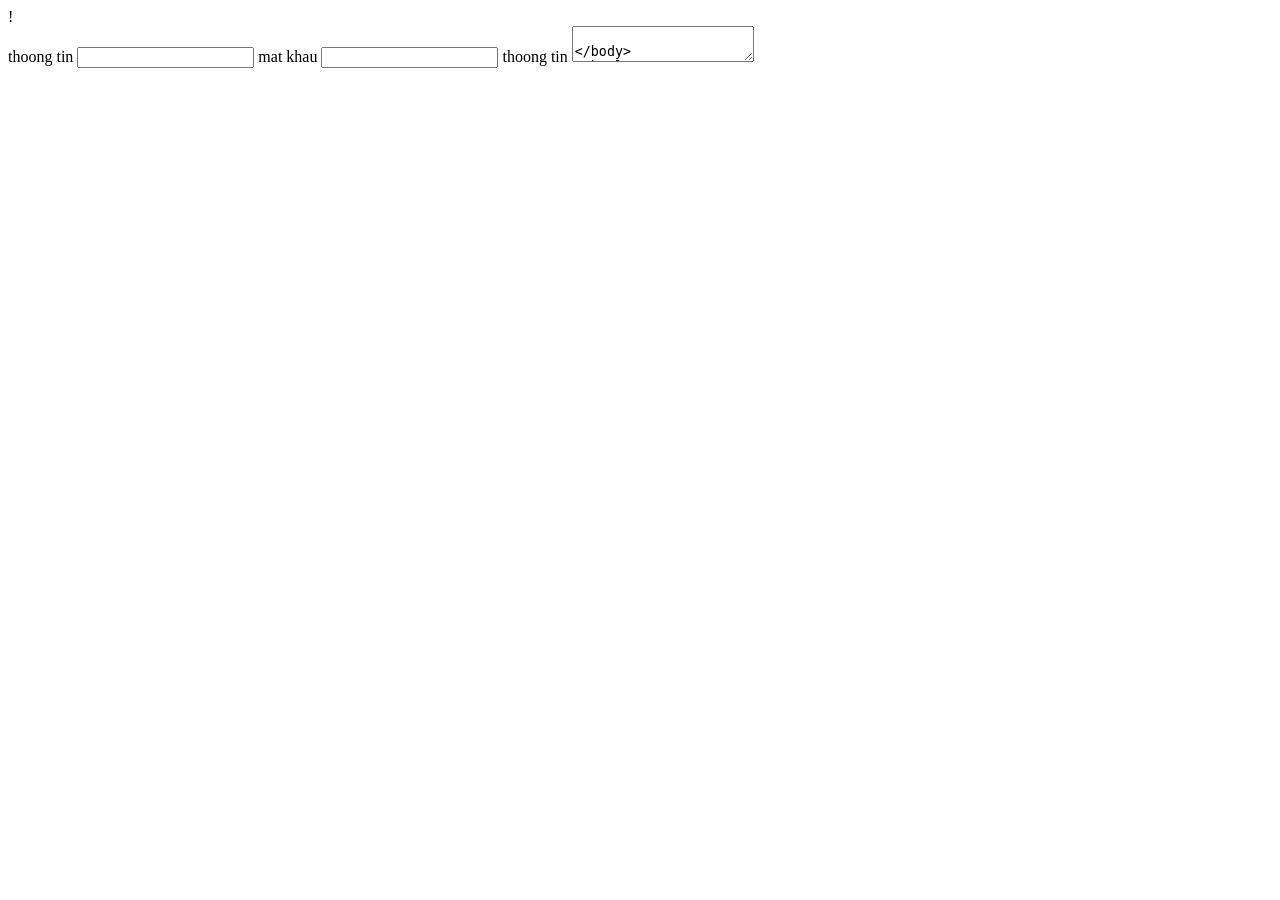
<file: formps.html>
!<!DOCTYPE html>
<html>
<head>
	<meta charset="utf-8">
	<meta name="viewport" content="width=device-width, initial-scale=1">
	<title></title>
</head>
<body>
	<form action="D:\savory-scan-main\savory-scan-main\index.html" method="Get/Post">
		<label>thoong tin</label> <input type="text" name="thoong tin">
		<label>mat khau</label> <input type="password" name="thoong tin">
		<label>thoong tin</label> <textarea 
		
	</form>

</body>
</html>
</file>
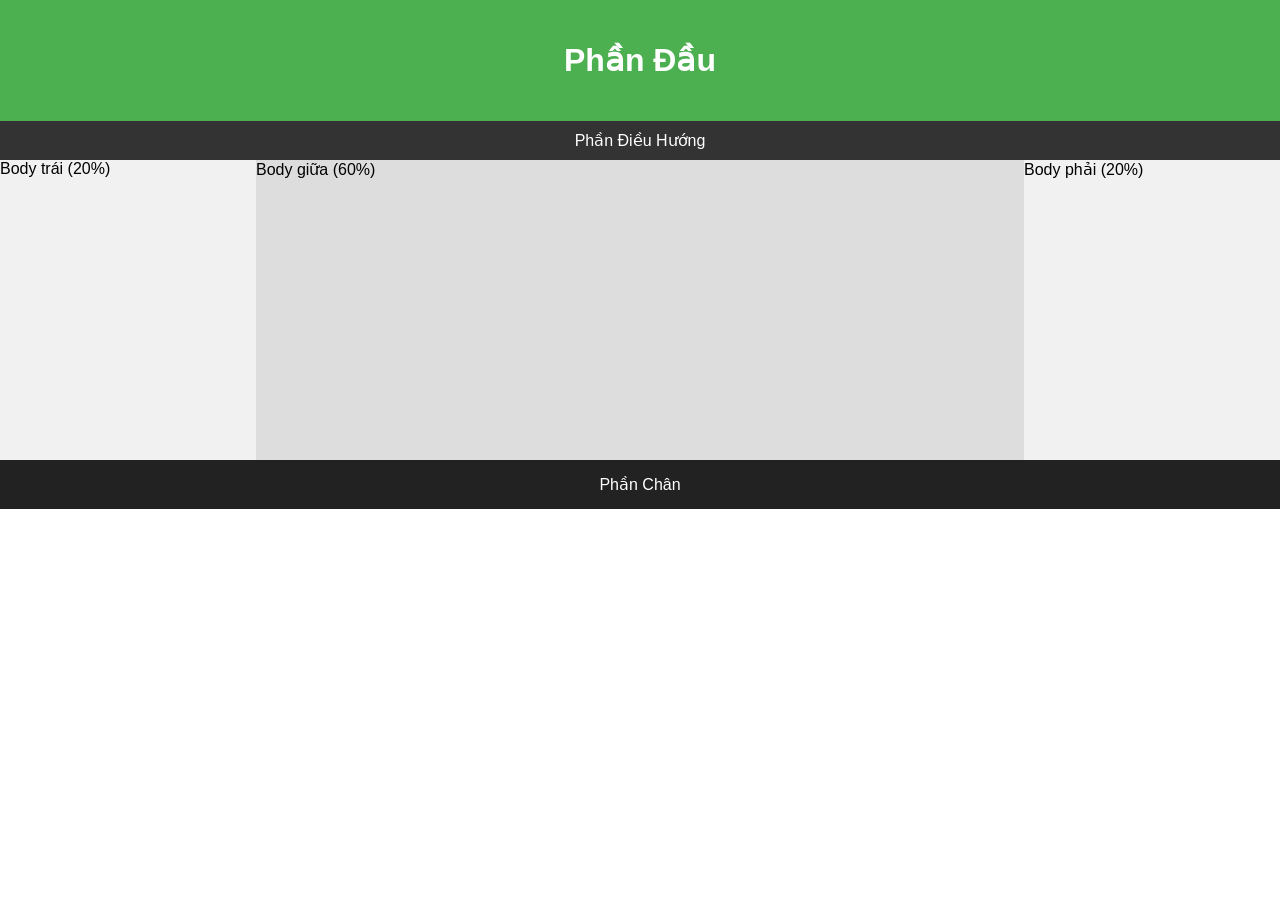
<file: hd.html>
<!DOCTYPE html>
<html lang="vi">
<head>
    <meta charset="UTF-8">
    <title>Bố cục trang web</title>
    <style>
        body {
            margin: 0;
            font-family: Arial, sans-serif;
        }

        /* Phần đầu */
        header {
            background-color: #4CAF50;
            color: white;
            padding: 20px;
            text-align: center;
        }

        /* Phần điều hướng */
        nav {
            background-color: #333;
            color: white;
            padding: 10px;
            text-align: center;
        }

        /* Phần body */
        .container {
            display: flex;
            min-height: 300px;
        }

        .left, .right {
            width: 20%;
            background-color: #f1f1f1;
        }

        .main {
            width: 60%;
            background-color: #ddd;
        }

        /* Phần chân */
        footer {
            background-color: #222;
            color: white;
            text-align: center;
            padding: 15px;
        }
    </style>
</head>
<body>

    <header>
        <h1>Phần Đầu</h1>
    </header>

    <nav>
        Phần Điều Hướng
    </nav>

    <div class="container">
        <div class="left">
            Body trái (20%)
        </div>

        <div class="main">
            Body giữa (60%)
        </div>

        <div class="right">
            Body phải (20%)
        </div>
    </div>

    <footer>
        Phần Chân
    </footer>

</body>
</html>
</file>
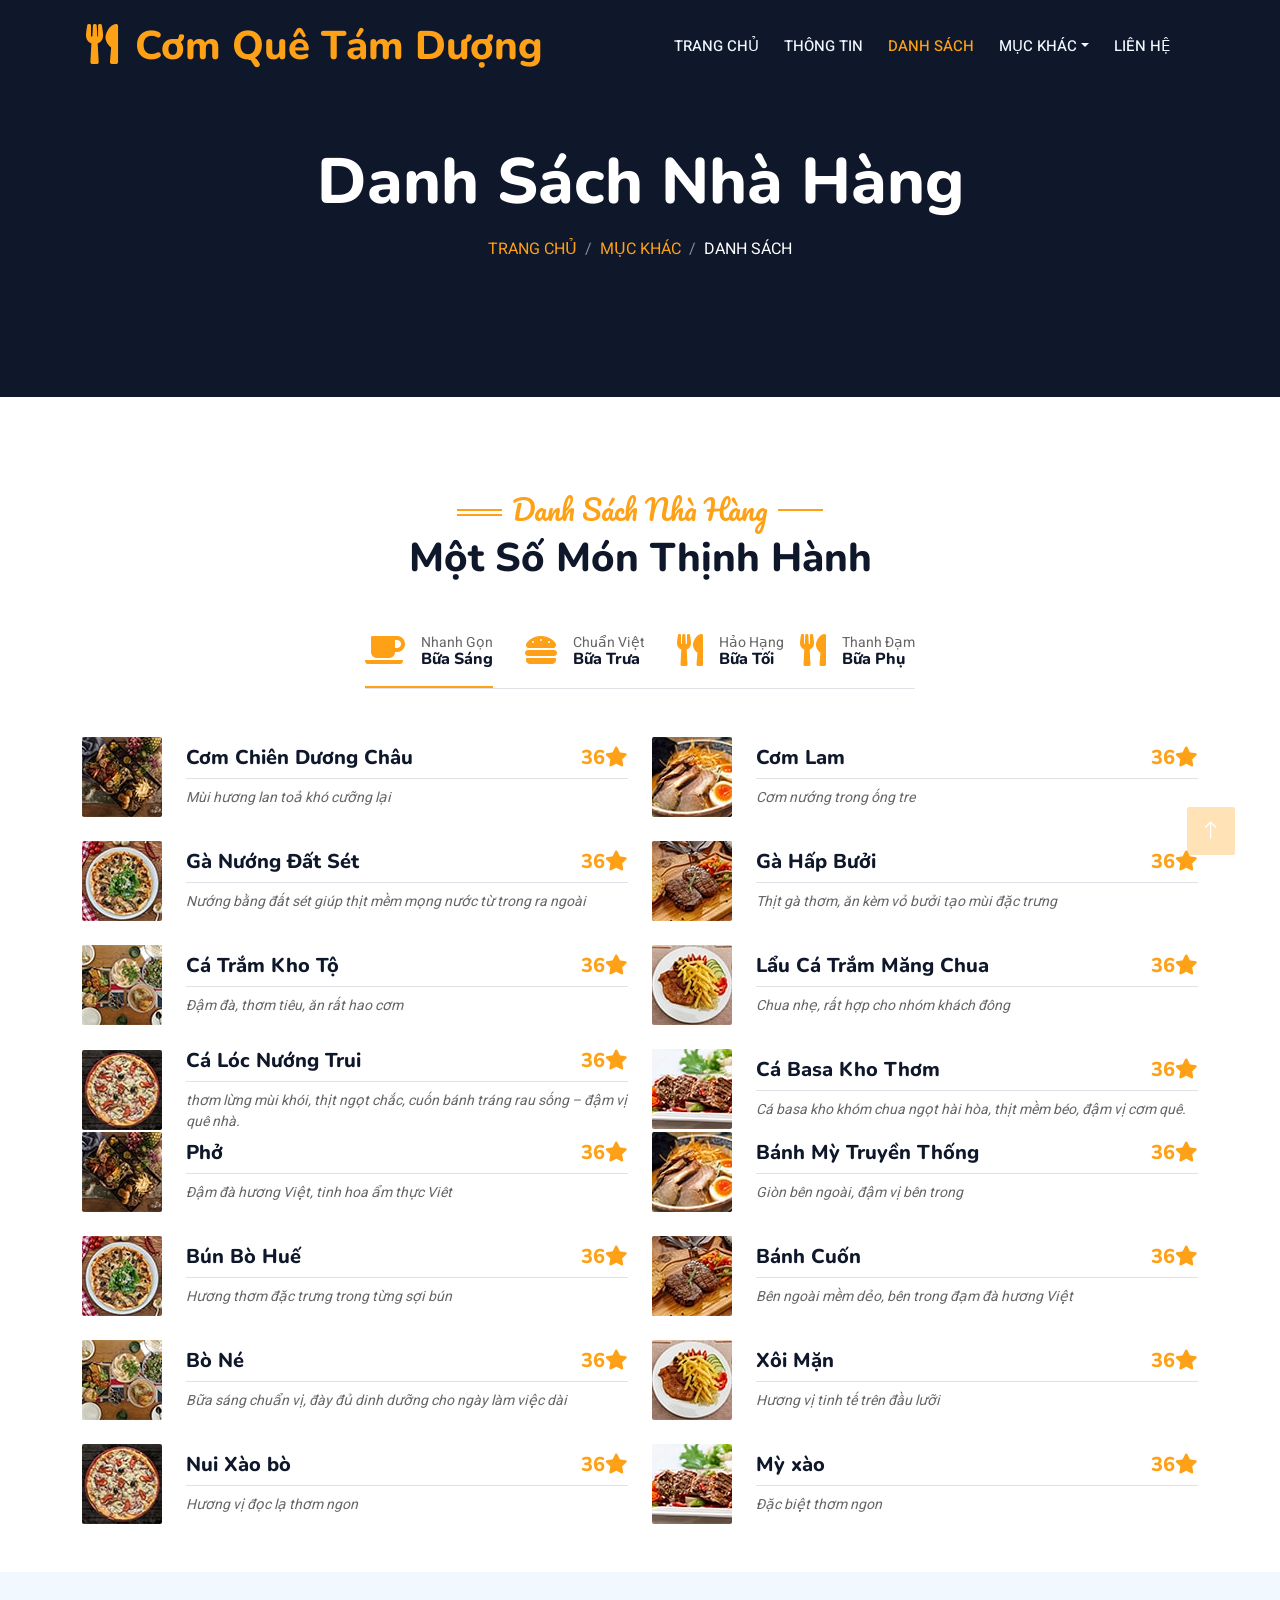
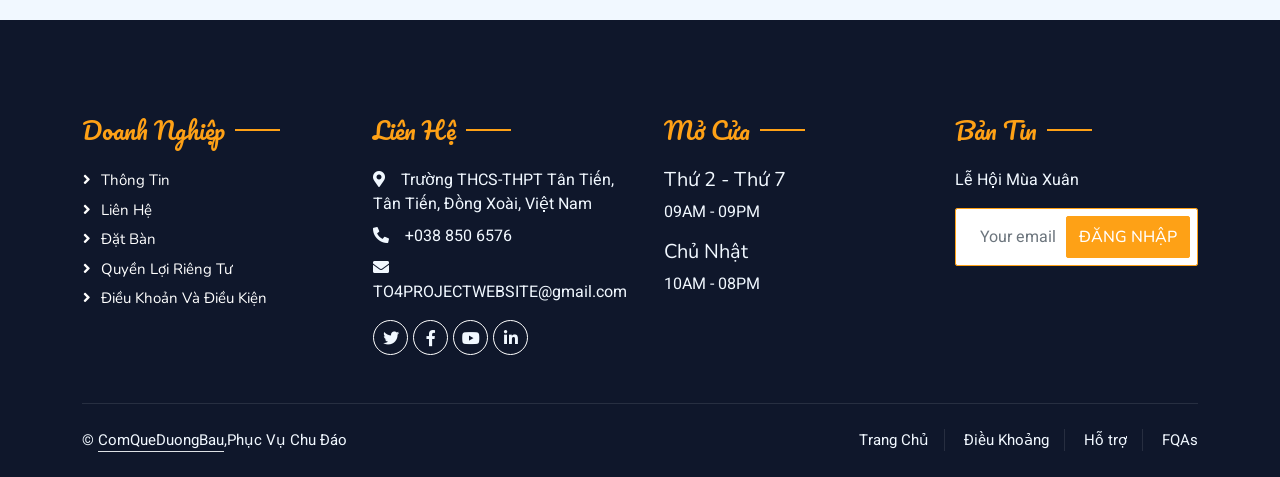
<file: menu.html>
<!DOCTYPE html>
<html lang="en">

<head>
    <meta charset="utf-8">
    <title>Taste Review - Hành trình khám phá vị ngon.</title>
    <meta content="width=device-width, initial-scale=1.0" name="viewport">
    <meta content="" name="keywords">
    <meta content="" name="description">

    <!-- Favicon -->
    <link href="img/favicon.ico" rel="icon">

    <!-- Google Web Fonts -->
    <link rel="preconnect" href="https://fonts.googleapis.com">
    <link rel="preconnect" href="https://fonts.gstatic.com" crossorigin>
    <link href="https://fonts.googleapis.com/css2?family=Heebo:wght@400;500;600&family=Nunito:wght@600;700;800&family=Pacifico&display=swap" rel="stylesheet">

    <!-- Icon Font Stylesheet -->
    <link href="https://cdnjs.cloudflare.com/ajax/libs/font-awesome/5.10.0/css/all.min.css" rel="stylesheet">
    <link href="https://cdn.jsdelivr.net/npm/bootstrap-icons@1.4.1/font/bootstrap-icons.css" rel="stylesheet">

    <!-- Libraries Stylesheet -->
    <link href="lib/animate/animate.min.css" rel="stylesheet">
    <link href="lib/tempusdominus/css/tempusdominus-bootstrap-4.min.css" rel="stylesheet" />

    <!-- Customized Bootstrap Stylesheet -->
    <link href="css/bootstrap.min.css" rel="stylesheet">

    <!-- Template Stylesheet -->
    <link href="css/style.css" rel="stylesheet">
</head>

<body>
    <div class="container-fluid bg-white p-0">
        <!-- Spinner Start -->
        <div id="spinner" class="show bg-white position-fixed translate-middle w-100 vh-100 top-50 start-50 d-flex align-items-center justify-content-center">
            <div class="spinner-border text-primary" style="width: 3rem; height: 3rem;" role="status">
                <span class="sr-only">Loading...</span>
            </div>
        </div>
        <!-- Spinner End -->


        <!-- Navbar & Hero Start -->
        <div class="container-fluid p-0">
            <div class="container position-relative p-0">
                <nav class="navbar navbar-expand-lg navbar-dark bg-dark p-3 py-lg-0">
                    <a href="" class="navbar-brand p-0">
                        <h1 class="text-primary m-0"><i class="fa fa-utensils me-3"></i>Cơm Quê Tám Dượng</h1>
                        <!-- <img src="img/logo.png" alt="Logo"> -->
                    </a>
                    <button class="navbar-toggler" type="button" data-bs-toggle="collapse" data-bs-target="#navbarCollapse">
                        <span class="fa fa-bars"></span>
                    </button>
                    <div class="collapse navbar-collapse" id="navbarCollapse">
                        <div class="navbar-nav ms-auto py-0 pe-4">
                            <a href="index.html" class="nav-item nav-link">Trang Chủ</a>
                            <a href="about.html" class="nav-item nav-link">Thông Tin</a>
                            <a href="menu.html" class="nav-item nav-link active">Danh Sách</a>
                            <div class="nav-item dropdown">
                                <a href="#" class="nav-link dropdown-toggle" data-bs-toggle="dropdown">Mục Khác</a>
                                <div class="dropdown-menu m-0">
                                    <a href="booking.html" class="dropdown-item">Dặt Bàn</a>
                                    <a href="team.html" class="dropdown-item">Thành Viên</a>
                                </div>
                            </div>
                            <a href="contact.html" class="nav-item nav-link">Liên Hệ</a>
                        
                </nav>
            </div>

            <div class="container-fluid py-5 bg-dark hero-header mb-5">
                <div class="container text-center my-5 pt-5 pb-4">
                    <h1 class="display-3 text-white mb-3 animated slideInDown">Danh Sách Nhà Hàng</h1>
                    <nav aria-label="breadcrumb">
                        <ol class="breadcrumb justify-content-center text-uppercase">
                            <li class="breadcrumb-item"><a href="#">Trang Chủ</a></li>
                            <li class="breadcrumb-item"><a href="#">Mục Khác</a></li>
                            <li class="breadcrumb-item text-white active" aria-current="page">Danh Sách</li>
                        </ol>
                    </nav>
                </div>
            </div>
        </div>
        <!-- Navbar & Hero End -->


<!-- List Nha Hang Start -->
       <div class="container-fluid py-5">
            <div class="container">
                <div class="text-center wow fadeInUp" data-wow-delay="0.1s">
                    <h3 class="section-title ff-secondary text-center text-primary fw-normal">Danh Sách Nhà Hàng</h3>
                    <h1 class="mb-5">Một Số Món Thịnh Hành</h1>
                </div>
                <div class="tab-class text-center wow fadeInUp" data-wow-delay="0.1s">
                    <ul class="nav nav-pills d-inline-flex justify-content-center border-bottom mb-5">
                        <li class="nav-item">
                            <a class="d-flex align-items-center text-start mx-3 ms-0 pb-3 active" data-bs-toggle="pill" href="#tab-1">
                                <i class="fa fa-coffee fa-2x text-primary"></i>
                                <div class="ps-3">
                                    <small class="text-body">Nhanh Gọn</small>
                                    <h6 class="mt-n1 mb-0">Bữa Sáng</h6>
                                </div>
                            </a>
                        </li>
                        <li class="nav-item">
                            <a class="d-flex align-items-center text-start mx-3 pb-3" data-bs-toggle="pill" href="#tab-2">
                                <i class="fa fa-hamburger fa-2x text-primary"></i>
                                <div class="ps-3">
                                    <small class="text-body">Chuẩn Việt</small>
                                    <h6 class="mt-n1 mb-0">Bữa Trưa</h6>
                                </div>
                            </a>
                        </li>
                        <li class="nav-item">
                            <a class="d-flex align-items-center text-start mx-3 me-0 pb-3" data-bs-toggle="pill" href="#tab-3">
                                <i class="fa fa-utensils fa-2x text-primary"></i>
                                <div class="ps-3">
                                    <small class="text-body">Hảo Hạng</small>
                                    <h6 class="mt-n1 mb-0">Bữa Tối</h6>
                                </div>
                            </a>
                        </li>
                        <li class="nav-item">
                            <a class="d-flex align-items-center text-start mx-3 me-0 pb-3" data-bs-toggle="pill" href="#tab-4">
                                <i class="fa fa-utensils fa-2x text-primary"></i>
                                <div class="ps-3">
                                    <small class="text-body">Thanh Đạm</small>
                                    <h6 class="mt-n1 mb-0">Bữa Phụ</h6>
                                </div>
                            </a>
                        </li>
                    </ul>
                    <div class="tab-content">
                       <!-- TAB1 --> <div id="tab-2" class="tab-pane fade show p-0 active">
                            <div class="row g-4">
                                <div class="col-lg-6">
                                    <div class="d-flex align-items-center">
                                        <img class="flex-shrink-0 img-fluid rounded" src="img/menu-1.jpg" alt="" style="width: 80px;">
                                        <div class="w-100 d-flex flex-column text-start ps-4">
                                            <h5 class="d-flex justify-content-between border-bottom pb-2">
                                                <span>Cơm Chiên Dương Châu</span>
                                                <span class="text-primary">36<i class="fa fa-star"></i></span>
                                            </h5>
                                            <small class="fst-italic">Mùi hương lan toả khó cưỡng lại</small>
                                        </div>
                                    </div>
                                </div>
                                <div class="col-lg-6">
                                    <div class="d-flex align-items-center">
                                        <img class="flex-shrink-0 img-fluid rounded" src="img/menu-2.jpg" alt="" style="width: 80px;">
                                        <div class="w-100 d-flex flex-column text-start ps-4">
                                            <h5 class="d-flex justify-content-between border-bottom pb-2">
                                                <span>Cơm Lam</span>
                                                <span class="text-primary">36<i class="fa fa-star"></i></span>
                                            </h5>
                                            <small class="fst-italic">Cơm nướng trong ống tre</small>
                                        </div>
                                    </div>
                                </div>
                                <div class="col-lg-6">
                                    <div class="d-flex align-items-center">
                                        <img class="flex-shrink-0 img-fluid rounded" src="img/menu-3.jpg" alt="" style="width: 80px;">
                                        <div class="w-100 d-flex flex-column text-start ps-4">
                                            <h5 class="d-flex justify-content-between border-bottom pb-2">
                                                <span>Gà Nướng Đất Sét</span>
                                                <span class="text-primary">36<i class="fa fa-star"></i></span>
                                            </h5>
                                            <small class="fst-italic">Nướng bằng đất sét giúp thịt mềm mọng nước từ trong ra ngoài</small>
                                        </div>
                                    </div>
                                </div>
                                <div class="col-lg-6">
                                    <div class="d-flex align-items-center">
                                        <img class="flex-shrink-0 img-fluid rounded" src="img/menu-4.jpg" alt="" style="width: 80px;">
                                        <div class="w-100 d-flex flex-column text-start ps-4">
                                            <h5 class="d-flex justify-content-between border-bottom pb-2">
                                                <span>Gà Hấp Bưởi</span>
                                                <span class="text-primary">36<i class="fa fa-star"></i></span>
                                            </h5>
                                            <small class="fst-italic">Thịt gà thơm, ăn kèm vỏ bưởi tạo mùi đặc trưng</small>
                                        </div>
                                    </div>
                                </div>
                                <div class="col-lg-6">
                                    <div class="d-flex align-items-center">
                                        <img class="flex-shrink-0 img-fluid rounded" src="img/menu-5.jpg" alt="" style="width: 80px;">
                                        <div class="w-100 d-flex flex-column text-start ps-4">
                                            <h5 class="d-flex justify-content-between border-bottom pb-2">
                                                <span>Cá Trắm Kho Tộ</span>
                                                <span class="text-primary">36<i class="fa fa-star"></i></span>
                                            </h5>
                                            <small class="fst-italic">Đậm đà, thơm tiêu, ăn rất hao cơm</small>
                                        </div>
                                    </div>
                                </div>
                                <div class="col-lg-6">
                                    <div class="d-flex align-items-center">
                                        <img class="flex-shrink-0 img-fluid rounded" src="img/menu-6.jpg" alt="" style="width: 80px;">
                                        <div class="w-100 d-flex flex-column text-start ps-4">
                                            <h5 class="d-flex justify-content-between border-bottom pb-2">
                                                <span>Lẩu Cá Trắm Măng Chua</span>
                                                <span class="text-primary">36<i class="fa fa-star"></i></span>
                                            </h5>
                                            <small class="fst-italic">Chua nhẹ, rất hợp cho nhóm khách đông</small>
                                        </div>
                                    </div>
                                </div>
                                <div class="col-lg-6">
                                    <div class="d-flex align-items-center">
                                        <img class="flex-shrink-0 img-fluid rounded" src="img/menu-7.jpg" alt="" style="width: 80px;">
                                        <div class="w-100 d-flex flex-column text-start ps-4">
                                            <h5 class="d-flex justify-content-between border-bottom pb-2">
                                                <span>Cá Lóc Nướng Trui</span>
                                                <span class="text-primary">36<i class="fa fa-star"></i></span>
                                            </h5>
                                            <small class="fst-italic">thơm lừng mùi khói, thịt ngọt chắc, cuốn bánh tráng rau sống – đậm vị quê nhà.</small>
                                        </div>
                                    </div>
                                </div>
                                <div class="col-lg-6">
                                    <div class="d-flex align-items-center">
                                        <img class="flex-shrink-0 img-fluid rounded" src="img/menu-8.jpg" alt="" style="width: 80px;">
                                        <div class="w-100 d-flex flex-column text-start ps-4">
                                            <h5 class="d-flex justify-content-between border-bottom pb-2">
                                                <span>Cá Basa Kho Thơm</span>
                                                <span class="text-primary">36<i class="fa fa-star"></i></span>
                                            </h5>
                                            <small class="fst-italic">Cá basa kho khóm chua ngọt hài hòa, thịt mềm béo, đậm vị cơm quê.</small>
                                        </div>
                                    </div>
                                </div>
                            </div>
                        </div>
                        <div id="tab-3" class="tab-pane fade show p-0">
                            <div class="row g-4">
                                <div class="col-lg-6">
                                    <div class="d-flex align-items-center">
                                        <img class="flex-shrink-0 img-fluid rounded" src="img/menu-1.jpg" alt="" style="width: 80px;">
                                        <div class="w-100 d-flex flex-column text-start ps-4">
                                            <h5 class="d-flex justify-content-between border-bottom pb-2">
                                                <span>Chè Các Loại Đậu</span>
                                                <span class="text-primary">36<i class="fa fa-star"></i></span>
                                            </h5>
                                            <small class="fst-italic">Vị ngọt dịu, thơm nhẹ, ăn kèm nước cốt dừa tạo cảm giác ấm lòng.</small>
                                        </div>
                                    </div>
                                </div>
                                <div class="col-lg-6">
                                    <div class="d-flex align-items-center">
                                        <img class="flex-shrink-0 img-fluid rounded" src="img/menu-2.jpg" alt="" style="width: 80px;">
                                        <div class="w-100 d-flex flex-column text-start ps-4">
                                            <h5 class="d-flex justify-content-between border-bottom pb-2">
                                                <span>Các Loại Bánh Pudding</span>
                                                <span class="text-primary">36<i class="fa fa-star"></i></span>
                                            </h5>
                                            <small class="fst-italic">Mềm dẻo,tan ngay trong miệng</small>
                                        </div>
                                    </div>
                                </div>
                                <div class="col-lg-6">
                                    <div class="d-flex align-items-center">
                                        <img class="flex-shrink-0 img-fluid rounded" src="img/menu-3.jpg" alt="" style="width: 80px;">
                                        <div class="w-100 d-flex flex-column text-start ps-4">
                                            <h5 class="d-flex justify-content-between border-bottom pb-2">
                                                <span>Nước Ép Các Loại</span>
                                                <span class="text-primary">36<i class="fa fa-star"></i></span>
                                            </h5>
                                            <small class="fst-italic">Thanh mát, rất tốt cho sức khoẻ.</small>
                                        </div>
                                    </div>
                                </div>
                                <div class="col-lg-6">
                                    <div class="d-flex align-items-center">
                                        <img class="flex-shrink-0 img-fluid rounded" src="img/menu-4.jpg" alt="" style="width: 80px;">
                                        <div class="w-100 d-flex flex-column text-start ps-4">
                                            <h5 class="d-flex justify-content-between border-bottom pb-2">
                                                <span>Sữa Chua Nếp Cẩm</span>
                                                <span class="text-primary">36<i class="fa fa-star"></i></span>
                                            </h5>
                                            <small class="fst-italic">Mát lạnh hòa quyện nếp cẩm dẻo thơm, chua ngọt cân bằng, ăn là ghiền.</small>
                                        </div>
                                    </div>
                                </div>
                                <div class="col-lg-6">
                                    <div class="d-flex align-items-center">
                                        <img class="flex-shrink-0 img-fluid rounded" src="img/menu-5.jpg" alt="" style="width: 80px;">
                                        <div class="w-100 d-flex flex-column text-start ps-4">
                                            <h5 class="d-flex justify-content-between border-bottom pb-2">
                                                <span>Chicken Burger</span>
                                                <span class="text-primary">36<i class="fa fa-star"></i></span>
                                            </h5>
                                            <small class="fst-italic">Ipsum ipsum clita erat amet dolor justo diam</small>
                                        </div>
                                    </div>
                                </div>
                                <div class="col-lg-6">
                                    <div class="d-flex align-items-center">
                                        <img class="flex-shrink-0 img-fluid rounded" src="img/menu-6.jpg" alt="" style="width: 80px;">
                                        <div class="w-100 d-flex flex-column text-start ps-4">
                                            <h5 class="d-flex justify-content-between border-bottom pb-2">
                                                <span>Chicken Burger</span>
                                                <span class="text-primary">36<i class="fa fa-star"></i></span>
                                            </h5>
                                            <small class="fst-italic">Ipsum ipsum clita erat amet dolor justo diam</small>
                                        </div>
                                    </div>
                                </div>
                                <div class="col-lg-6">
                                    <div class="d-flex align-items-center">
                                        <img class="flex-shrink-0 img-fluid rounded" src="img/menu-7.jpg" alt="" style="width: 80px;">
                                        <div class="w-100 d-flex flex-column text-start ps-4">
                                            <h5 class="d-flex justify-content-between border-bottom pb-2">
                                                <span>Chicken Burger</span>
                                                <span class="text-primary">36<i class="fa fa-star"></i></span>
                                            </h5>
                                            <small class="fst-italic">Ipsum ipsum clita erat amet dolor justo diam</small>
                                        </div>
                                    </div>
                                </div>
                                <div class="col-lg-6">
                                    <div class="d-flex align-items-center">
                                        <img class="flex-shrink-0 img-fluid rounded" src="img/menu-8.jpg" alt="" style="width: 80px;">
                                        <div class="w-100 d-flex flex-column text-start ps-4">
                                            <h5 class="d-flex justify-content-between border-bottom pb-2">
                                                <span>Chicken Burger</span>
                                                <span class="text-primary">36<i class="fa fa-star"></i></span>
                                            </h5>
                                            <small class="fst-italic">Ipsum ipsum clita erat amet dolor justo diam</small>
                                        </div>
                                    </div>
                                </div>
                            </div>
                        </div>
                        <div id="tab-4" class="tab-pane fade show p-0">
                            <div class="row g-4">
                                <div class="col-lg-6">
                                    <div class="d-flex align-items-center">
                                        <img class="flex-shrink-0 img-fluid rounded" src="img/menu-1.jpg" alt="" style="width: 80px;">
                                        <div class="w-100 d-flex flex-column text-start ps-4">
                                            <h5 class="d-flex justify-content-between border-bottom pb-2">
                                                <span>Chicken Burger</span>
                                                <span class="text-primary">36<i class="fa fa-star"></i></span>
                                            </h5>
                                            <small class="fst-italic">Ipsum ipsum clita erat amet dolor justo diam</small>
                                        </div>
                                    </div>
                                </div>
                                <div class="col-lg-6">
                                    <div class="d-flex align-items-center">
                                        <img class="flex-shrink-0 img-fluid rounded" src="img/menu-2.jpg" alt="" style="width: 80px;">
                                        <div class="w-100 d-flex flex-column text-start ps-4">
                                            <h5 class="d-flex justify-content-between border-bottom pb-2">
                                                <span>Chicken Burger</span>
                                                <span class="text-primary">36<i class="fa fa-star"></i></span>
                                            </h5>
                                            <small class="fst-italic">Ipsum ipsum clita erat amet dolor justo diam</small>
                                        </div>
                                    </div>
                                </div>
                                <div class="col-lg-6">
                                    <div class="d-flex align-items-center">
                                        <img class="flex-shrink-0 img-fluid rounded" src="img/menu-3.jpg" alt="" style="width: 80px;">
                                        <div class="w-100 d-flex flex-column text-start ps-4">
                                            <h5 class="d-flex justify-content-between border-bottom pb-2">
                                                <span>Chicken Burger</span>
                                                <span class="text-primary">36<i class="fa fa-star"></i></span>
                                            </h5>
                                            <small class="fst-italic">Ipsum ipsum clita erat amet dolor justo diam</small>
                                        </div>
                                    </div>
                                </div>
                                <div class="col-lg-6">
                                    <div class="d-flex align-items-center">
                                        <img class="flex-shrink-0 img-fluid rounded" src="img/menu-4.jpg" alt="" style="width: 80px;">
                                        <div class="w-100 d-flex flex-column text-start ps-4">
                                            <h5 class="d-flex justify-content-between border-bottom pb-2">
                                                <span>Chicken Burger</span>
                                                <span class="text-primary">36<i class="fa fa-star"></i></span>
                                            </h5>
                                            <small class="fst-italic">Ipsum ipsum clita erat amet dolor justo diam</small>
                                        </div>
                                    </div>
                                </div>
                                <div class="col-lg-6">
                                    <div class="d-flex align-items-center">
                                        <img class="flex-shrink-0 img-fluid rounded" src="img/menu-5.jpg" alt="" style="width: 80px;">
                                        <div class="w-100 d-flex flex-column text-start ps-4">
                                            <h5 class="d-flex justify-content-between border-bottom pb-2">
                                                <span>Chicken Burger</span>
                                                <span class="text-primary">36<i class="fa fa-star"></i></span>
                                            </h5>
                                            <small class="fst-italic">Ipsum ipsum clita erat amiam</small>
                                        </div>
                                    </div>
                                </div>
                                <div class="col-lg-6">
                                    <div class="d-flex align-items-center">
                                        <img class="flex-shrink-0 img-fluid rounded" src="img/menu-6.jpg" alt="" style="width: 80px;">
                                        <div class="w-100 d-flex flex-column text-start ps-4">
                                            <h5 class="d-flex justify-content-between border-bottom pb-2">
                                                <span>Chicken Burger</span>
                                                <span class="text-primary">36<i class="fa fa-star"></i></span>
                                            </h5>
                                            <small class="fst-italic">Ipsum ipsum clita erat amet dolor justo diam</small>
                                        </div>
                                    </div>
                                </div>
                                <div class="col-lg-6">
                                    <div class="d-flex align-items-center">
                                        <img class="flex-shrink-0 img-fluid rounded" src="img/menu-7.jpg" alt="" style="width: 80px;">
                                        <div class="w-100 d-flex flex-column text-start ps-4">
                                            <h5 class="d-flex justify-content-between border-bottom pb-2">
                                                <span>Chicken Burger</span>
                                                <span class="text-primary">36<i class="fa fa-star"></i></span>
                                            </h5>
                                            <small class="fst-italic">Ipsum ipsum clita erat amet dolor justo diam</small>
                                        </div>
                                    </div>
                                </div>
                                <div class="col-lg-6">
                                    <div class="d-flex align-items-center">
                                        <img class="flex-shrink-0 img-fluid rounded" src="img/menu-8.jpg" alt="" style="width: 80px;">
                                        <div class="w-100 d-flex flex-column text-start ps-4">
                                            <h5 class="d-flex justify-content-between border-bottom pb-2">
                                                <span>Chicken Burger</span>
                                                <span class="text-primary">115<i class="fa fa-star"></i></span>
                                            </h5>
                                            <small class="fst-italic">Ipsum ipsum clita erat amet dolor justo diam</small>
                                        </div>
                                    </div>
                                </div>
                            </div>
                        </div>
                    </div>
                        <div id="tab-1" class="tab-pane fade show p-0">
                            <div class="row g-4">
                                <div class="col-lg-6">
                                    <div class="d-flex align-items-center">
                                        <img class="flex-shrink-0 img-fluid rounded" src="img/menu-1.jpg" alt="" style="width: 80px;">
                                        <div class="w-100 d-flex flex-column text-start ps-4">
                                            <h5 class="d-flex justify-content-between border-bottom pb-2">
                                                <span>Phở</span>
                                                <span class="text-primary">36<i class="fa fa-star"></i></span>
                                            </h5>
                                            <small class="fst-italic">Đậm đà hương Việt, tinh hoa ẩm thực Viêt</small>
                                        </div>
                                    </div>
                                </div>
                                <div class="col-lg-6">
                                    <div class="d-flex align-items-center">
                                        <img class="flex-shrink-0 img-fluid rounded" src="img/menu-2.jpg" alt="" style="width: 80px;">
                                        <div class="w-100 d-flex flex-column text-start ps-4">
                                            <h5 class="d-flex justify-content-between border-bottom pb-2">
                                                <span>Bánh Mỳ Truyền Thống</span>
                                                <span class="text-primary">36<i class="fa fa-star"></i></span>
                                            </h5>
                                            <small class="fst-italic">Giòn bên ngoài, đậm vị bên trong</small>
                                        </div>
                                    </div>
                                </div>
                                <div class="col-lg-6">
                                    <div class="d-flex align-items-center">
                                        <img class="flex-shrink-0 img-fluid rounded" src="img/menu-3.jpg" alt="" style="width: 80px;">
                                        <div class="w-100 d-flex flex-column text-start ps-4">
                                            <h5 class="d-flex justify-content-between border-bottom pb-2">
                                                <span>Bún Bò Huế</span>
                                                <span class="text-primary">36<i class="fa fa-star"></i></span>
                                            </h5>
                                            <small class="fst-italic">Hương thơm đặc trưng trong từng sợi bún</small>
                                        </div>
                                    </div>
                                </div>
                                <div class="col-lg-6">
                                    <div class="d-flex align-items-center">
                                        <img class="flex-shrink-0 img-fluid rounded" src="img/menu-4.jpg" alt="" style="width: 80px;">
                                        <div class="w-100 d-flex flex-column text-start ps-4">
                                            <h5 class="d-flex justify-content-between border-bottom pb-2">
                                                <span>Bánh Cuốn</span>
                                                <span class="text-primary">36<i class="fa fa-star"></i></span>
                                            </h5>
                                            <small class="fst-italic">Bên ngoài mềm dẻo, bên trong đạm đà hương Việt</small>
                                        </div>
                                    </div>
                                </div>
                                <div class="col-lg-6">
                                    <div class="d-flex align-items-center">
                                        <img class="flex-shrink-0 img-fluid rounded" src="img/menu-5.jpg" alt="" style="width: 80px;">
                                        <div class="w-100 d-flex flex-column text-start ps-4">
                                            <h5 class="d-flex justify-content-between border-bottom pb-2">
                                                <span>Bò Né</span>
                                                <span class="text-primary">36<i class="fa fa-star"></i></span>
                                            </h5>
                                            <small class="fst-italic">Bữa sáng chuẩn vị, đày đủ dinh dưỡng cho ngày làm việc dài</small>
                                        </div>
                                    </div>
                                </div>
                                <div class="col-lg-6">
                                    <div class="d-flex align-items-center">
                                        <img class="flex-shrink-0 img-fluid rounded" src="img/menu-6.jpg" alt="" style="width: 80px;">
                                        <div class="w-100 d-flex flex-column text-start ps-4">
                                            <h5 class="d-flex justify-content-between border-bottom pb-2">
                                                <span>Xôi Mặn</span>
                                                <span class="text-primary">36<i class="fa fa-star"></i></span>
                                            </h5>
                                            <small class="fst-italic">Hương vị tinh tế trên đầu lưỡi</small>
                                        </div>
                                    </div>
                                </div>
                                <div class="col-lg-6">
                                    <div class="d-flex align-items-center">
                                        <img class="flex-shrink-0 img-fluid rounded" src="img/menu-7.jpg" alt="" style="width: 80px;">
                                        <div class="w-100 d-flex flex-column text-start ps-4">
                                            <h5 class="d-flex justify-content-between border-bottom pb-2">
                                                <span>Nui Xào bò</span>
                                                <span class="text-primary">36<i class="fa fa-star"></i></span>
                                            </h5>
                                            <small class="fst-italic">Hương vị đọc lạ thơm ngon</small>
                                        </div>
                                    </div>
                                </div>
                                <div class="col-lg-6">
                                    <div class="d-flex align-items-center">
                                        <img class="flex-shrink-0 img-fluid rounded" src="img/menu-8.jpg" alt="" style="width: 80px;">
                                        <div class="w-100 d-flex flex-column text-start ps-4">
                                            <h5 class="d-flex justify-content-between border-bottom pb-2">
                                                <span>Mỳ xào</span>
                                                <span class="text-primary">36<i class="fa fa-star"></i></span>
                                            </h5>
                                            <small class="fst-italic">Đặc biệt thơm ngon</small>
                                        </div>
                                    </div>
                                </div>
                            </div>
                        </div>
                    </div>
                </div>
            </div>
        </div>
        <!-- Menu End -->

        <!-- Footer Start -->
        <div class="container-fluid bg-dark text-light footer pt-5 mt-5 wow fadeIn" data-wow-delay="0.1s">
            <div class="container py-5">
                <div class="row g-5">
                    <div class="col-lg-3 col-md-6">
                        <h4 class="section-title ff-secondary text-start text-primary fw-normal mb-4">Doanh Nghiệp</h4>
                        <a class="btn btn-link" href="">Thông Tin</a>
                        <a class="btn btn-link" href="">Liên Hệ</a>
                        <a class="btn btn-link" href="">Đặt Bàn</a>
                        <a class="btn btn-link" href="">Quyền lợi riêng tư</a>
                        <a class="btn btn-link" href="">Điều Khoản và Điều Kiện</a>
                    </div>
                    <div class="col-lg-3 col-md-6">
                        <h4 class="section-title ff-secondary text-start text-primary fw-normal mb-4">Liên Hệ</h4>
                        <p class="mb-2"><i class="fa fa-map-marker-alt me-3"></i>Trường THCS-THPT Tân Tiến, Tân Tiến, Đồng Xoài, Việt Nam</p>
                        <p class="mb-2"><i class="fa fa-phone-alt me-3"></i>+038 850 6576</p>
                        <p class="mb-2"><i class="fa fa-envelope me-3"></i>TO4PROJECTWEBSITE@gmail.com</p>
                        <div class="d-flex pt-2">
                            <a class="btn btn-outline-light btn-social" href=""><i class="fab fa-twitter"></i></a>
                            <a class="btn btn-outline-light btn-social" href=""><i class="fab fa-facebook-f"></i></a>
                            <a class="btn btn-outline-light btn-social" href=""><i class="fab fa-youtube"></i></a>
                            <a class="btn btn-outline-light btn-social" href=""><i class="fab fa-linkedin-in"></i></a>
                        </div>
                    </div>
                    <div class="col-lg-3 col-md-6">
                        <h4 class="section-title ff-secondary text-start text-primary fw-normal mb-4">Mở Cửa</h4>
                        <h5 class="text-light fw-normal">Thứ 2 - Thứ 7</h5>
                        <p>09AM - 09PM</p>
                        <h5 class="text-light fw-normal">Chủ Nhật </h5>
                        <p>10AM - 08PM</p>
                    </div>
                    <div class="col-lg-3 col-md-6">
                        <h4 class="section-title ff-secondary text-start text-primary fw-normal mb-4">Bản Tin</h4>
                        <p>Lễ Hội Mùa Xuân</p>
                        <div class="position-relative mx-auto" style="max-width: 400px;">
                            <input class="form-control border-primary w-100 py-3 ps-4 pe-5" type="text" placeholder="Your email">
                            <button type="button" class="btn btn-primary py-2 position-absolute top-0 end-0 mt-2 me-2">Đăng Nhập</button>
                        </div>
                    </div>
                </div>
            </div>
            <div class="container">
                <div class="copyright">
                    <div class="row">
                        <div class="col-md-6 text-center text-md-start mb-3 mb-md-0">
                            &copy; <a class="border-bottom" href="#">ComQueDuongBau</a>,Phục Vụ Chu Đáo 
                          </div>
                        <div class="col-md-6 text-center text-md-end">
                            <div class="footer-menu">
                                <a href="">Trang Chủ</a>
                                <a href="">Điều Khoảng</a>
                                <a href="">Hỗ trợ</a>
                                <a href="">FQAs</a>
                            </div>
                        </div>
                    </div>
                </div>
            </div>
        </div>
        <!-- Footer End -->


        <!-- Back to Top -->
        <a href="#" class="btn btn-lg btn-primary btn-lg-square back-to-top"><i class="bi bi-arrow-up"></i></a>
    </div>

    <!-- JavaScript Libraries -->
    <script src="https://code.jquery.com/jquery-3.4.1.min.js"></script>
    <script src="https://cdn.jsdelivr.net/npm/bootstrap@5.0.0/dist/js/bootstrap.bundle.min.js"></script>
    <script src="lib/wow/wow.min.js"></script>
    <script src="lib/easing/easing.min.js"></script>
    <script src="lib/waypoints/waypoints.min.js"></script>
    <script src="lib/counterup/counterup.min.js"></script>
    <script src="lib/tempusdominus/js/moment.min.js"></script>
    <script src="lib/tempusdominus/js/moment-timezone.min.js"></script>
    <script src="lib/tempusdominus/js/tempusdominus-bootstrap-4.min.js"></script>

    <!-- Template Javascript -->
    <script src="js/main.js"></script>
</body>

</html>
</file>
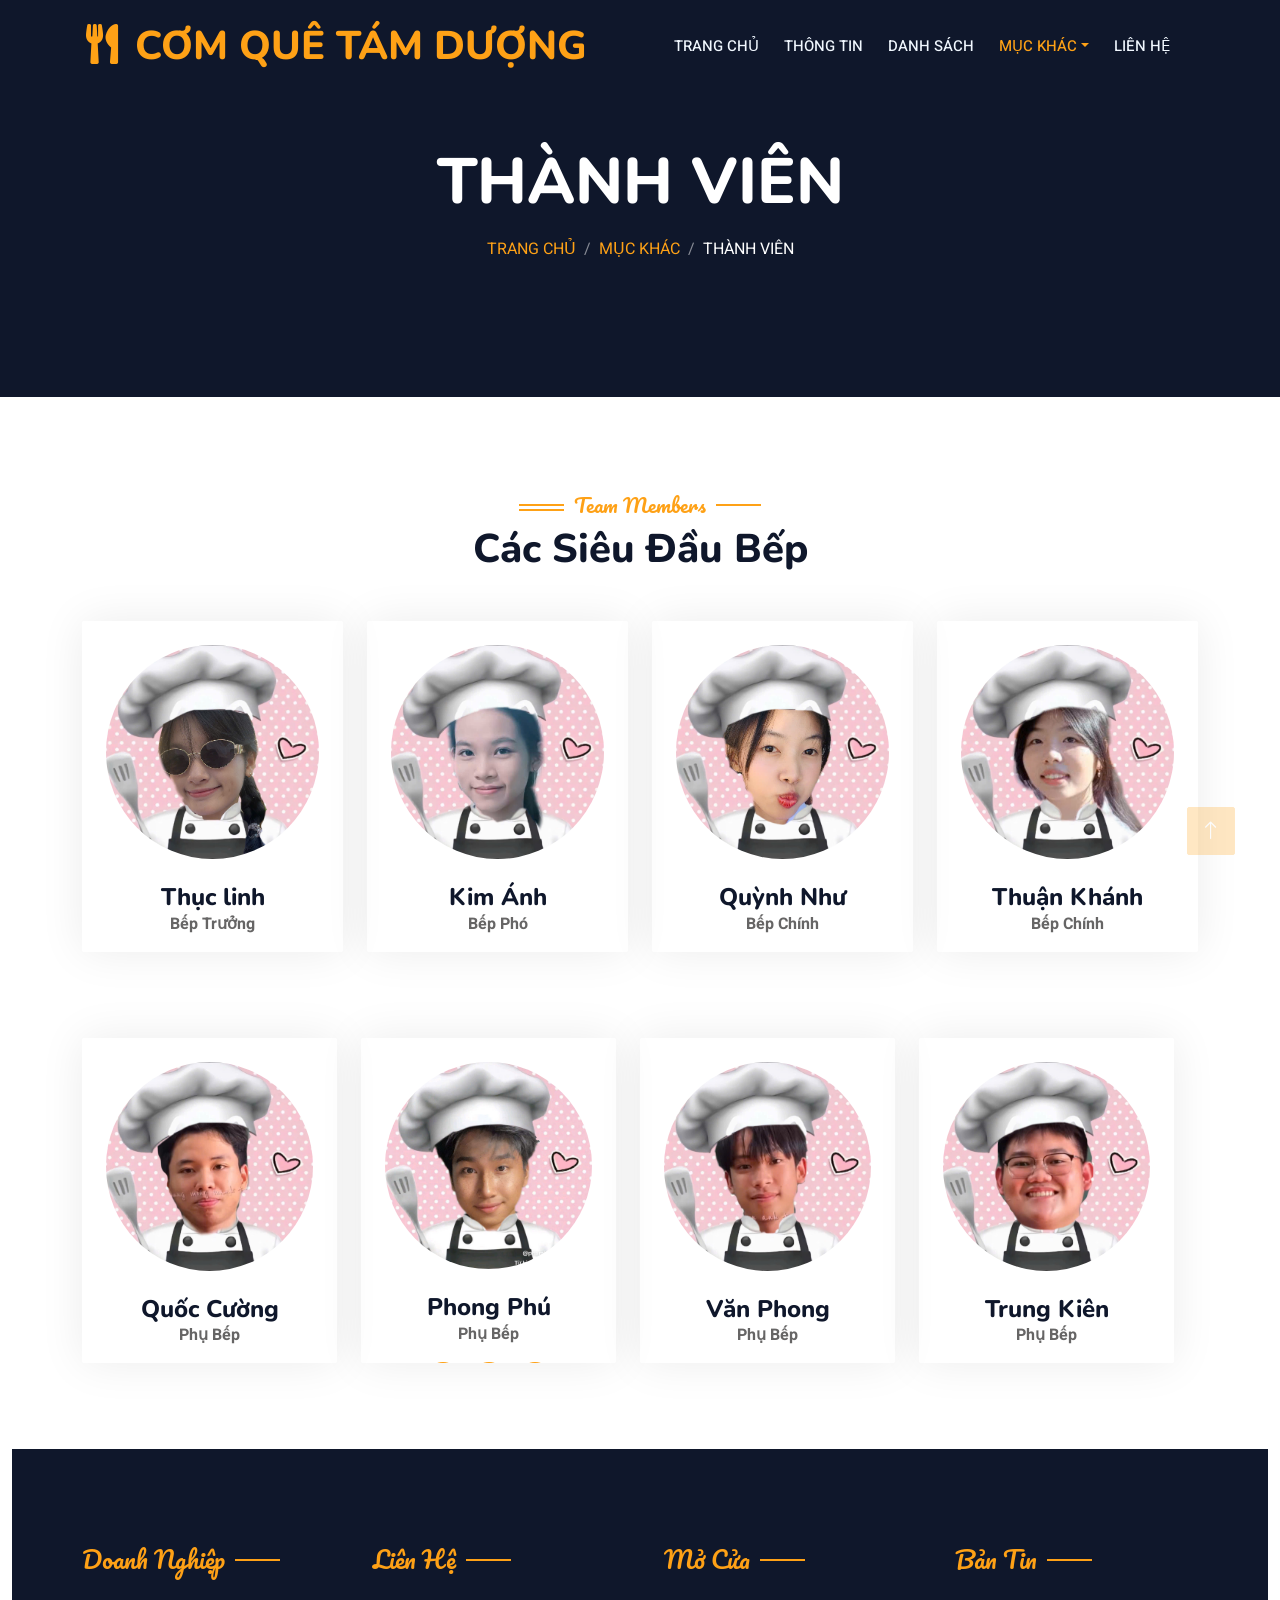
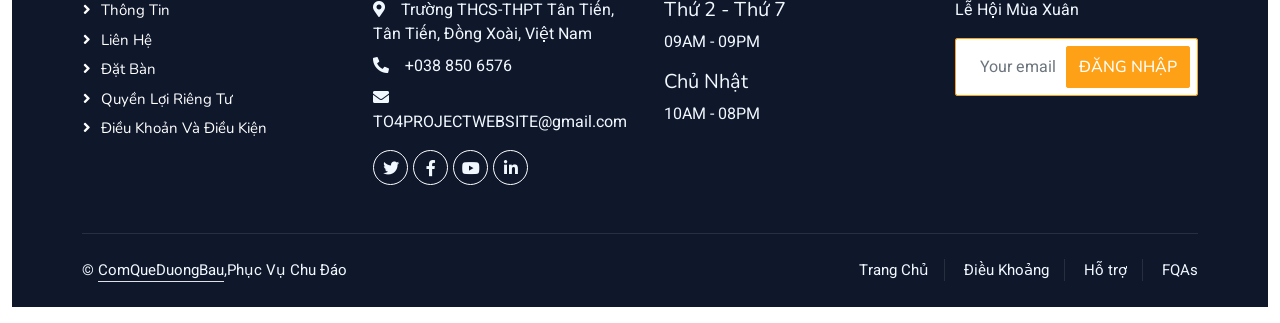
<file: team.html>
<!DOCTYPE html>
<html lang="en">

<head>
    <meta charset="utf-8">
    <title>Restoran - Bootstrap Restaurant Template</title>
    <meta content="width=device-width, initial-scale=1.0" name="viewport">
    <meta content="" name="keywords">
    <meta content="" name="description">

    <!-- Favicon -->
    <link href="img/favicon.ico" rel="icon">

    <!-- Google Web Fonts -->
    <link rel="preconnect" href="https://fonts.googleapis.com">
    <link rel="preconnect" href="https://fonts.gstatic.com" crossorigin>
    <link href="https://fonts.googleapis.com/css2?family=Heebo:wght@400;500;600&family=Nunito:wght@600;700;800&family=Pacifico&display=swap" rel="stylesheet">

    <!-- Icon Font Stylesheet -->
    <link href="https://cdnjs.cloudflare.com/ajax/libs/font-awesome/5.10.0/css/all.min.css" rel="stylesheet">
    <link href="https://cdn.jsdelivr.net/npm/bootstrap-icons@1.4.1/font/bootstrap-icons.css" rel="stylesheet">

    <!-- Libraries Stylesheet -->
    <link href="lib/animate/animate.min.css" rel="stylesheet">
    <link href="lib/tempusdominus/css/tempusdominus-bootstrap-4.min.css" rel="stylesheet" />

    <!-- Customized Bootstrap Stylesheet -->
    <link href="css/bootstrap.min.css" rel="stylesheet">

    <!-- Template Stylesheet -->
    <link href="css/style.css" rel="stylesheet">
</head>

<body>
    <div class="container-fluid bg-white p-0">
        <!-- Spinner Start -->
        <div id="spinner" class="show bg-white position-fixed translate-middle w-100 vh-100 top-50 start-50 d-flex align-items-center justify-content-center">
            <div class="spinner-border text-primary" style="width: 3rem; height: 3rem;" role="status">
                <span class="sr-only">Loading...</span>
            </div>
        </div>
        <!-- Spinner End -->


        <!-- Navbar & Hero Start -->
        <div class="container-fluid p-0">
            <div class="container position-relative p-0">
                <nav class="navbar navbar-expand-lg navbar-dark bg-dark p-3 py-lg-0">
                    <a href="" class="navbar-brand p-0">
                        <h1 class="text-primary m-0"><i class="fa fa-utensils me-3"></i>CƠM QUÊ TÁM DƯỢNG</h1>
                        <!-- <img src="img/logo.png" alt="Logo"> -->
                    </a>
                    <button class="navbar-toggler" type="button" data-bs-toggle="collapse" data-bs-target="#navbarCollapse">
                        <span class="fa fa-bars"></span>
                    </button>
                    <div class="collapse navbar-collapse" id="navbarCollapse">
                        <div class="navbar-nav ms-auto py-0 pe-4">
                            <a href="index.html" class="nav-item nav-link">TRANG CHỦ</a>
                            <a href="about.html" class="nav-item nav-link">THÔNG TIN</a>
                            <a href="menu.html" class="nav-item nav-link">DANH SÁCH</a>
                            <div class="nav-item dropdown">
                                <a href="#" class="nav-link dropdown-toggle active" data-bs-toggle="dropdown">MỤC KHÁC</a>
                                <div class="dropdown-menu m-0">
                                    <a href="booking.html" class="dropdown-item">ĐẶT MÓN</a>
                                    <a href="team.html" class="dropdown-item active">THÀNH VIÊN</a>
                                </div>
                            </div>
                            <a href="contact.html" class="nav-item nav-link">LIÊN HỆ</a>
                        </div>
                        
                    </div>
                </nav>
            </div>

            <div class="container-fluid py-5 bg-dark hero-header mb-5">
                <div class="container text-center my-5 pt-5 pb-4">
                    <h1 class="display-3 text-white mb-3 animated slideInDown">THÀNH VIÊN</h1>
                    <nav aria-label="breadcrumb">
                        <ol class="breadcrumb justify-content-center text-uppercase">
                            <li class="breadcrumb-item"><a href="#">TRANG CHỦ</a></li>
                            <li class="breadcrumb-item"><a href="#">MỤC KHÁC</a></li>
                            <li class="breadcrumb-item text-white active" aria-current="page">THÀNH VIÊN</li>
                        </ol>
                    </nav>
                </div>
            </div>
        </div>
        <!-- Navbar & Hero End -->

<!-- Team Start -->
         <div class="container-fluid pt-5 pb-3">
            <div class="container">
                <div class="text-center wow fadeInUp" data-wow-delay="0.1s">
                    <h5 class="section-title ff-secondary text-center text-primary fw-normal">Team Members</h5>
                    <h1 class="mb-5">Các Siêu Đầu Bếp</h1>
                </div>
        <div class="row g-4">
                    <div class="col-lg-3 col-md-6 wow fadeInUp" data-wow-delay="0.1s">
                        <div class="team-item text-center rounded overflow-hidden">
                            <div class="rounded-circle overflow-hidden m-4">
                                <img class="img-fluid" src="img/team-1.jpg" alt="">
                            </div>
                            <h4 class="mb-0">Thục linh</h4>
                            <strong>Bếp Trưởng</strong>
                            <div class="d-flex justify-content-center mt-3">
                                <a class="btn btn-square btn-primary mx-1" href=""><i class="fab fa-facebook-f"></i></a>
                                <a class="btn btn-square btn-primary mx-1" href=""><i class="fab fa-twitter"></i></a>
                                <a class="btn btn-square btn-primary mx-1" href=""><i class="fab fa-instagram"></i></a>
                            </div>
                        </div>
                    </div>
                    <div class="col-lg-3 col-md-6 wow fadeInUp" data-wow-delay="0.3s">
                        <div class="team-item text-center rounded overflow-hidden">
                            <div class="rounded-circle overflow-hidden m-4">
                                <img class="img-fluid" src="img/team-2.jpg" alt="">
                            </div>
                            <h4 class="mb-0">Kim Ánh</h4>
                            <strong>Bếp Phó</strong>
                            <div class="d-flex justify-content-center mt-3">
                                <a class="btn btn-square btn-primary mx-1" href=""><i class="fab fa-facebook-f"></i></a>
                                <a class="btn btn-square btn-primary mx-1" href=""><i class="fab fa-twitter"></i></a>
                                <a class="btn btn-square btn-primary mx-1" href=""><i class="fab fa-instagram"></i></a>
                            </div>
                        </div>
                    </div>
                    <div class="col-lg-3 col-md-6 wow fadeInUp" data-wow-delay="0.5s">
                        <div class="team-item text-center rounded overflow-hidden">
                            <div class="rounded-circle overflow-hidden m-4">
                                <img class="img-fluid" src="img/team-3.jpg" alt="">
                            </div>
                            <h4 class="mb-0">Quỳnh Như</h4>
                            <strong>Bếp Chính</strong>
                            <div class="d-flex justify-content-center mt-3">
                                <a class="btn btn-square btn-primary mx-1" href=""><i class="fab fa-facebook-f"></i></a>
                                <a class="btn btn-square btn-primary mx-1" href=""><i class="fab fa-twitter"></i></a>
                                <a class="btn btn-square btn-primary mx-1" href=""><i class="fab fa-instagram"></i></a>
                            </div>
                        </div>
                    </div>
                    <div class="col-lg-3 col-md-6 wow fadeInUp" data-wow-delay="0.7s">
                        <div class="team-item text-center rounded overflow-hidden">
                            <div class="rounded-circle overflow-hidden m-4">
                                <img class="img-fluid" src="img/team-4.jpg" alt="">
                            </div>
                            <h4 class="mb-0">Thuận Khánh</h4>
                            <strong>Bếp Chính</strong>
                            <div class="d-flex justify-content-center mt-3">
                                <a class="btn btn-square btn-primary mx-1" href=""><i class="fab fa-facebook-f"></i></a>
                                <a class="btn btn-square btn-primary mx-1" href=""><i class="fab fa-twitter"></i></a>
                                <a class="btn btn-square btn-primary mx-1" href=""><i class="fab fa-instagram"></i></a>
                            </div>
                        </div>
                    </div>
                    
                <div class="row g-4">
                    <div class="col-lg-3 col-md-6 wow fadeInUp" data-wow-delay="0.1s">
                        <div class="team-item text-center rounded overflow-hidden">
                            <div class="rounded-circle overflow-hidden m-4">
                                <img class="img-fluid" src="img/team-5.jpg" alt="">
                            </div>
                            <h4 class="mb-0">Quốc Cường</h4>
                            <strong>Phụ Bếp</strong>
                            <div class="d-flex justify-content-center mt-3">
                                <a class="btn btn-square btn-primary mx-1" href=""><i class="fab fa-facebook-f"></i></a>
                                <a class="btn btn-square btn-primary mx-1" href=""><i class="fab fa-twitter"></i></a>
                                <a class="btn btn-square btn-primary mx-1" href=""><i class="fab fa-instagram"></i></a>
                            </div>
                        </div>
                    </div>
                    <div class="col-lg-3 col-md-6 wow fadeInUp" data-wow-delay="0.3s">
                        <div class="team-item text-center rounded overflow-hidden">
                            <div class="rounded-circle overflow-hidden m-4">
                                <img class="img-fluid" src="img/team-6.jpg" alt="">
                            </div>
                            <h4 class="mb-0">Phong Phú</h4>
                            <strong>Phụ Bếp</strong>
                            <div class="d-flex justify-content-center mt-3">
                                <a class="btn btn-square btn-primary mx-1" href=""><i class="fab fa-facebook-f"></i></a>
                                <a class="btn btn-square btn-primary mx-1" href=""><i class="fab fa-twitter"></i></a>
                                <a class="btn btn-square btn-primary mx-1" href=""><i class="fab fa-instagram"></i></a>
                            </div>
                        </div>
                    </div>
                    <div class="col-lg-3 col-md-6 wow fadeInUp" data-wow-delay="0.5s">
                        <div class="team-item text-center rounded overflow-hidden">
                            <div class="rounded-circle overflow-hidden m-4">
                                <img class="img-fluid" src="img/team-7.jpg" alt="">
                            </div>
                            <h4 class="mb-0">Văn Phong</h4>
                            <strong>Phụ Bếp</strong>
                            <div class="d-flex justify-content-center mt-3">
                                <a class="btn btn-square btn-primary mx-1" href=""><i class="fab fa-facebook-f"></i></a>
                                <a class="btn btn-square btn-primary mx-1" href=""><i class="fab fa-twitter"></i></a>
                                <a class="btn btn-square btn-primary mx-1" href=""><i class="fab fa-instagram"></i></a>
                            </div>
                        </div>
                    </div>
                    <div class="col-lg-3 col-md-6 wow fadeInUp" data-wow-delay="0.7s">
                        <div class="team-item text-center rounded overflow-hidden">
                            <div class="rounded-circle overflow-hidden m-4">
                                <img class="img-fluid" src="img/team-8.jpg" alt="">
                            </div>
                            <h4 class="mb-0">Trung Kiên</h4>
                            <strong>Phụ Bếp</strong>
                            <div class="d-flex justify-content-center mt-3">
                                <a class="btn btn-square btn-primary mx-1" href=""><i class="fab fa-facebook-f"></i></a>
                                <a class="btn btn-square btn-primary mx-1" href=""><i class="fab fa-twitter"></i></a>
                                <a class="btn btn-square btn-primary mx-1" href=""><i class="fab fa-instagram"></i></a>
                            </div>
                        </div>
                    </div>
                </div>
            </div>
        </div>
        <!-- Team End -->
        

        <!-- Footer Start -->
        <div class="container-fluid bg-dark text-light footer pt-5 mt-5 wow fadeIn" data-wow-delay="0.1s">
            <div class="container py-5">
                <div class="row g-5">
                    <div class="col-lg-3 col-md-6">
                        <h4 class="section-title ff-secondary text-start text-primary fw-normal mb-4">Doanh Nghiệp</h4>
                        <a class="btn btn-link" href="">Thông Tin</a>
                        <a class="btn btn-link" href="">Liên Hệ</a>
                        <a class="btn btn-link" href="">Đặt Bàn</a>
                        <a class="btn btn-link" href="">Quyền lợi riêng tư</a>
                        <a class="btn btn-link" href="">Điều Khoản và Điều Kiện</a>
                    </div>
                    <div class="col-lg-3 col-md-6">
                        <h4 class="section-title ff-secondary text-start text-primary fw-normal mb-4">Liên Hệ</h4>
                        <p class="mb-2"><i class="fa fa-map-marker-alt me-3"></i>Trường THCS-THPT Tân Tiến, Tân Tiến, Đồng Xoài, Việt Nam</p>
                        <p class="mb-2"><i class="fa fa-phone-alt me-3"></i>+038 850 6576</p>
                        <p class="mb-2"><i class="fa fa-envelope me-3"></i>TO4PROJECTWEBSITE@gmail.com</p>
                        <div class="d-flex pt-2">
                            <a class="btn btn-outline-light btn-social" href=""><i class="fab fa-twitter"></i></a>
                            <a class="btn btn-outline-light btn-social" href=""><i class="fab fa-facebook-f"></i></a>
                            <a class="btn btn-outline-light btn-social" href=""><i class="fab fa-youtube"></i></a>
                            <a class="btn btn-outline-light btn-social" href=""><i class="fab fa-linkedin-in"></i></a>
                        </div>
                    </div>
                    <div class="col-lg-3 col-md-6">
                        <h4 class="section-title ff-secondary text-start text-primary fw-normal mb-4">Mở Cửa</h4>
                        <h5 class="text-light fw-normal">Thứ 2 - Thứ 7</h5>
                        <p>09AM - 09PM</p>
                        <h5 class="text-light fw-normal">Chủ Nhật </h5>
                        <p>10AM - 08PM</p>
                    </div>
                    <div class="col-lg-3 col-md-6">
                        <h4 class="section-title ff-secondary text-start text-primary fw-normal mb-4">Bản Tin</h4>
                        <p>Lễ Hội Mùa Xuân</p>
                        <div class="position-relative mx-auto" style="max-width: 400px;">
                            <input class="form-control border-primary w-100 py-3 ps-4 pe-5" type="text" placeholder="Your email">
                            <button type="button" class="btn btn-primary py-2 position-absolute top-0 end-0 mt-2 me-2">Đăng Nhập</button>
                        </div>
                    </div>
                </div>
            </div>
            <div class="container">
                <div class="copyright">
                    <div class="row">
                        <div class="col-md-6 text-center text-md-start mb-3 mb-md-0">
                            &copy; <a class="border-bottom" href="#">ComQueDuongBau</a>,Phục Vụ Chu Đáo 
                          </div>
                        <div class="col-md-6 text-center text-md-end">
                            <div class="footer-menu">
                                <a href="">Trang Chủ</a>
                                <a href="">Điều Khoảng</a>
                                <a href="">Hỗ trợ</a>
                                <a href="">FQAs</a>
                            </div>
                        </div>
                    </div>
                </div>
            </div>
        </div>
        <!-- Footer End -->


        <!-- Back to Top -->
        <a href="#" class="btn btn-lg btn-primary btn-lg-square back-to-top"><i class="bi bi-arrow-up"></i></a>
    </div>

    <!-- JavaScript Libraries -->
    <script src="https://code.jquery.com/jquery-3.4.1.min.js"></script>
    <script src="https://cdn.jsdelivr.net/npm/bootstrap@5.0.0/dist/js/bootstrap.bundle.min.js"></script>
    <script src="lib/wow/wow.min.js"></script>
    <script src="lib/easing/easing.min.js"></script>
    <script src="lib/waypoints/waypoints.min.js"></script>
    <script src="lib/counterup/counterup.min.js"></script>
    <script src="lib/tempusdominus/js/moment.min.js"></script>
    <script src="lib/tempusdominus/js/moment-timezone.min.js"></script>
    <script src="lib/tempusdominus/js/tempusdominus-bootstrap-4.min.js"></script>

    <!-- Template Javascript -->
    <script src="js/main.js"></script>
</body>

</html>
</file>
<file: css/style.css>
/********** Template CSS **********/
:root {
    --primary: #FEA116;
    --light: #F1F8FF;
    --dark: #0F172B;
}

.ff-secondary {
    font-family: 'Pacifico', cursive;
}

.fw-medium {
    font-weight: 600 !important;
}

.fw-semi-bold {
    font-weight: 700 !important;
}

.back-to-top {
    position: fixed;
    display: none;
    right: 45px;
    bottom: 45px;
    z-index: 99;
}


/*** Spinner ***/
#spinner {
    opacity: 0;
    visibility: hidden;
    transition: opacity .5s ease-out, visibility 0s linear .5s;
    z-index: 99999;
}

#spinner.show {
    transition: opacity .5s ease-out, visibility 0s linear 0s;
    visibility: visible;
    opacity: 1;
}


/*** Button ***/
.btn {
    font-family: 'Nunito', sans-serif;
    font-weight: 500;
    text-transform: uppercase;
    transition: .5s;
}

.btn.btn-primary,
.btn.btn-secondary {
    color: #FFFFFF;
}

.btn-square {
    width: 38px;
    height: 38px;
}

.btn-sm-square {
    width: 32px;
    height: 32px;
}

.btn-lg-square {
    width: 48px;
    height: 48px;
}

.btn-square,
.btn-sm-square,
.btn-lg-square {
    padding: 0;
    display: flex;
    align-items: center;
    justify-content: center;
    font-weight: normal;
    border-radius: 2px;
}


/*** Navbar ***/
.navbar-dark .navbar-nav .nav-link {
    position: relative;
    margin-left: 25px;
    padding: 35px 0;
    font-size: 15px;
    color: var(--light) !important;
    text-transform: uppercase;
    font-weight: 500;
    outline: none;
    transition: .5s;
}

.sticky-top.navbar-dark .navbar-nav .nav-link {
    padding: 20px 0;
}

.navbar-dark .navbar-nav .nav-link:hover,
.navbar-dark .navbar-nav .nav-link.active {
    color: var(--primary) !important;
}

.navbar-dark .navbar-brand img {
    max-height: 60px;
    transition: .5s;
}

.sticky-top.navbar-dark .navbar-brand img {
    max-height: 45px;
}

@media (max-width: 991.98px) {
    .sticky-top.navbar-dark {
        position: relative;
    }

    .navbar-dark .navbar-collapse {
        margin-top: 15px;
        border-top: 1px solid rgba(255, 255, 255, .1)
    }

    .navbar-dark .navbar-nav .nav-link,
    .sticky-top.navbar-dark .navbar-nav .nav-link {
        padding: 10px 0;
        margin-left: 0;
    }

    .navbar-dark .navbar-brand img {
        max-height: 45px;
    }
}

@media (min-width: 992px) {
    .navbar-dark {
        position: absolute;
        width: 100%;
        top: 0;
        left: 0;
        z-index: 999;
        background: transparent !important;
        transition: .5s;
    }
    
    .sticky-top.navbar-dark {
        position: fixed;
        padding-left: 45px;
        padding-right: 45px;
        background: var(--dark) !important;
    }
}


/*** Hero Header ***/
.hero-header {
    background: linear-gradient(rgba(15, 23, 43, .9), rgba(15, 23, 43, .9)), url(D:\Restoran\Restoan\img\bg-hero.png);
    background-position: center center;
    background-repeat: no-repeat;
    background-size: cover;
}

.hero-header img {
    animation: imgRotate 50s linear infinite;
}

@keyframes imgRotate { 
    100% { 
        transform: rotate(360deg); 
    } 
}

.breadcrumb-item + .breadcrumb-item::before {
    color: rgba(255, 255, 255, .5);
}


/*** Section Title ***/
.section-title {
    position: relative;
    display: inline-block;
}

.section-title::before {
    position: absolute;
    content: "";
    width: 45px;
    height: 2px;
    top: 50%;
    left: -55px;
    margin-top: -1px;
    background: var(--primary);
    box-shadow: 0 5px 0 var(--primary);
}

.section-title::after {
    position: absolute;
    content: "";
    width: 45px;
    height: 2px;
    top: 50%;
    right: -55px;
    margin-top: -1px;
    background: var(--primary);
}

.section-title.text-start::before,
.section-title.text-end::after {
    display: none;
}


/*** Food Menu ***/
.nav-pills .nav-item .active {
    border-bottom: 2px solid var(--primary);
}


/*** Youtube Video ***/
.video {
    position: relative;
    height: 100%;
    min-height: 500px;
    background: linear-gradient(rgba(15, 23, 43, .1), rgba(15, 23, 43, .1)), url(../img/video.jpg);
    background-position: center center;
    background-repeat: no-repeat;
    background-size: cover;
}

.video .btn-play {
    position: absolute;
    z-index: 3;
    top: 50%;
    left: 50%;
    transform: translateX(-50%) translateY(-50%);
    box-sizing: content-box;
    display: block;
    width: 32px;
    height: 44px;
    border-radius: 50%;
    border: none;
    outline: none;
    padding: 18px 20px 18px 28px;
}

.video .btn-play:before {
    content: "";
    position: absolute;
    z-index: 0;
    left: 50%;
    top: 50%;
    transform: translateX(-50%) translateY(-50%);
    display: block;
    width: 100px;
    height: 100px;
    background: var(--primary);
    border-radius: 50%;
    animation: pulse-border 1500ms ease-out infinite;
}

.video .btn-play:after {
    content: "";
    position: absolute;
    z-index: 1;
    left: 50%;
    top: 50%;
    transform: translateX(-50%) translateY(-50%);
    display: block;
    width: 100px;
    height: 100px;
    background: var(--primary);
    border-radius: 50%;
    transition: all 200ms;
}

.video .btn-play img {
    position: relative;
    z-index: 3;
    max-width: 100%;
    width: auto;
    height: auto;
}

.video .btn-play span {
    display: block;
    position: relative;
    z-index: 3;
    width: 0;
    height: 0;
    border-left: 32px solid var(--dark);
    border-top: 22px solid transparent;
    border-bottom: 22px solid transparent;
}

@keyframes pulse-border {
    0% {
        transform: translateX(-50%) translateY(-50%) translateZ(0) scale(1);
        opacity: 1;
    }

    100% {
        transform: translateX(-50%) translateY(-50%) translateZ(0) scale(1.5);
        opacity: 0;
    }
}

#videoModal {
    z-index: 99999;
}

#videoModal .modal-dialog {
    position: relative;
    max-width: 800
    px;
    margin: 60px auto 0 auto;
}

#videoModal .modal-body {
    position: relative;
    padding: 0px;
}

#videoModal .close {
    position: absolute;
    width: 30px;
    height: 30px;
    right: 0px;
    top: -30px;
    z-index: 999;
    font-size: 30px;
    font-weight: normal;
    color: #FFFFFF;
    background: #000000;
    opacity: 1;
}


/*** Team ***/
.team-item {
    box-shadow: 0 0 45px rgba(0, 0, 0, .08);
    height: calc(100% - 38px);
    transition: .5s;
}

.team-item img {
    transition: .5s;
}

.team-item:hover img {
    transform: scale(1.1);
}

.team-item:hover {
    height: 100%;
}

.team-item .btn {
    border-radius: 38px 38px 0 0;
}


/*** Footer ***/
.footer .btn.btn-social {
    margin-right: 5px;
    width: 35px;
    height: 35px;
    display: flex;
    align-items: center;
    justify-content: center;
    color: var(--light);
    border: 1px solid #FFFFFF;
    border-radius: 35px;
    transition: .3s;
}

.footer .btn.btn-social:hover {
    color: var(--primary);
}

.footer .btn.btn-link {
    display: block;
    margin-bottom: 5px;
    padding: 0;
    text-align: left;
    color: #FFFFFF;
    font-size: 15px;
    font-weight: normal;
    text-transform: capitalize;
    transition: .3s;
}

.footer .btn.btn-link::before {
    position: relative;
    content: "\f105";
    font-family: "Font Awesome 5 Free";
    font-weight: 900;
    margin-right: 10px;
}

.footer .btn.btn-link:hover {
    letter-spacing: 1px;
    box-shadow: none;
}

.footer .copyright {
    padding: 25px 0;
    font-size: 15px;
    border-top: 1px solid rgba(256, 256, 256, .1);
}

.footer .copyright a {
    color: var(--light);
}

.footer .footer-menu a {
    margin-right: 15px;
    padding-right: 15px;
    border-right: 1px solid rgba(255, 255, 255, .1);
}

.footer .footer-menu a:last-child {
    margin-right: 0;
    padding-right: 0;
    border-right: none;
}
</file>
